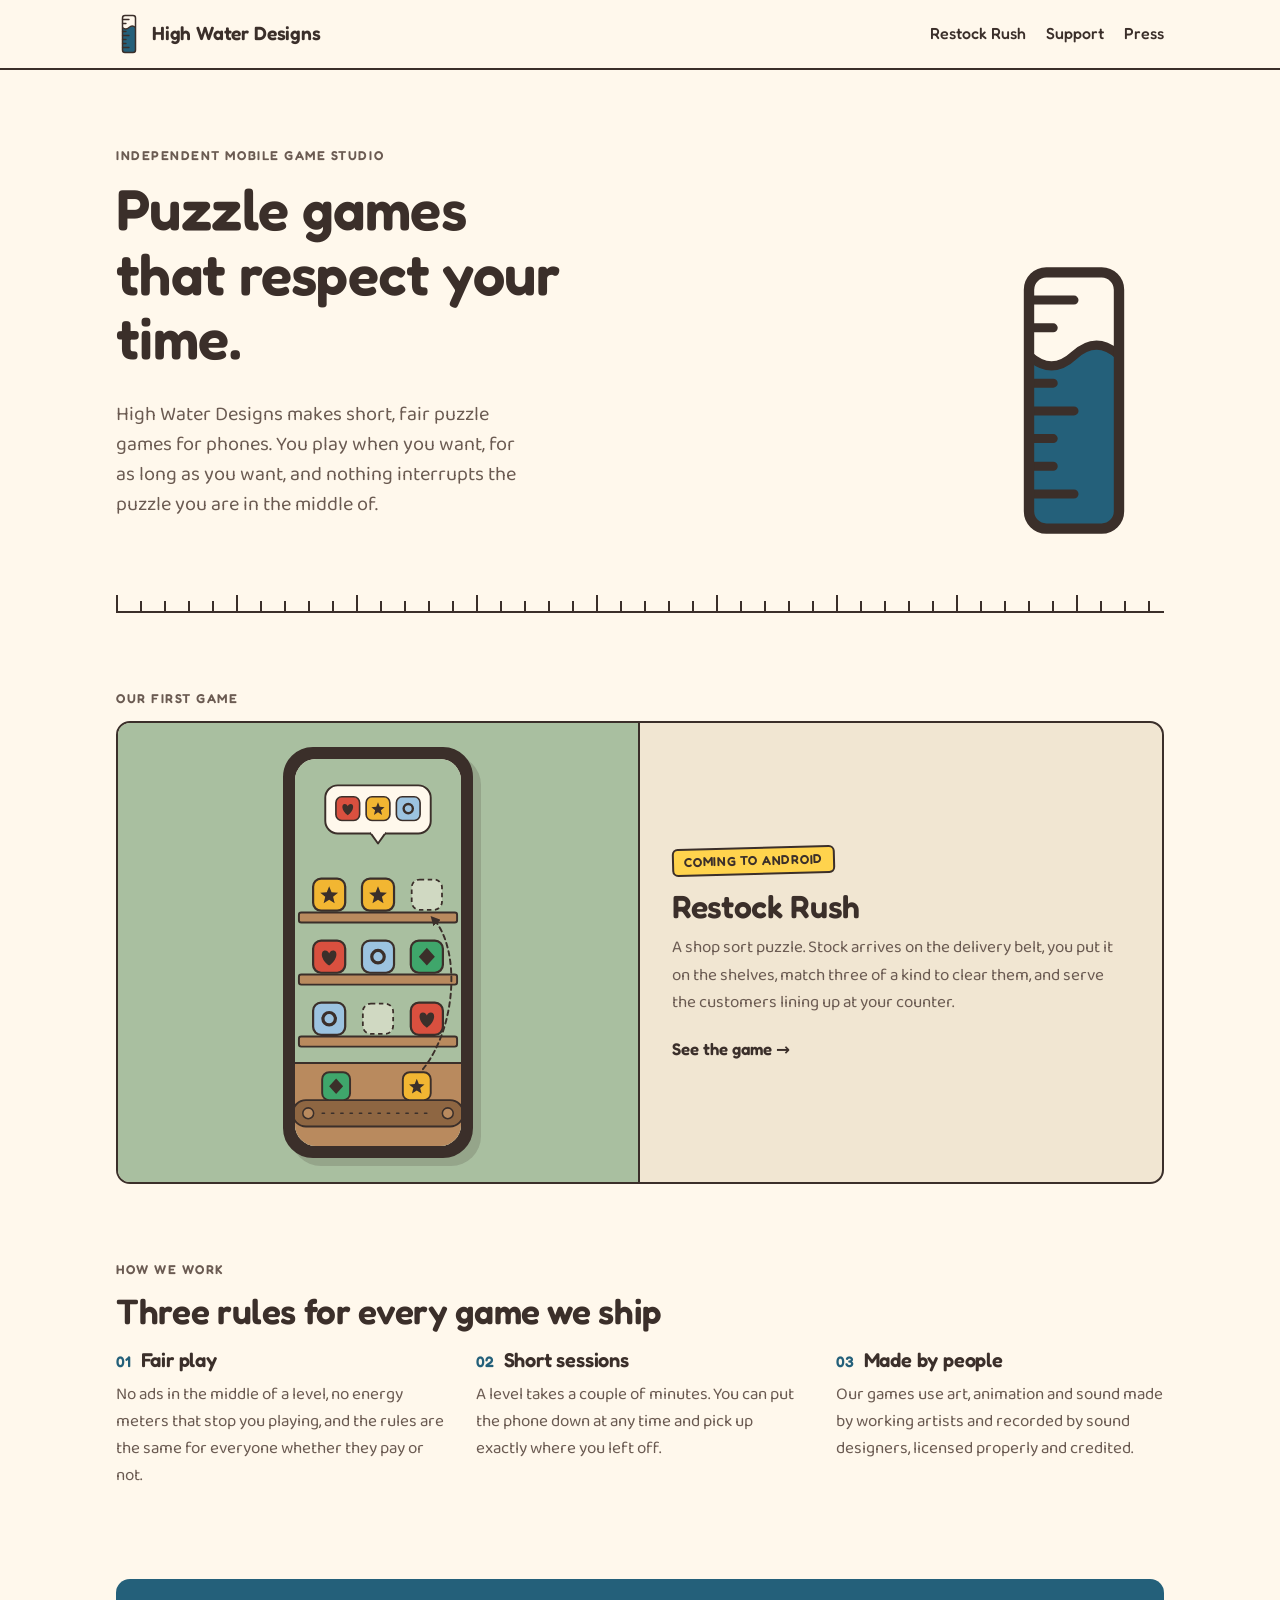
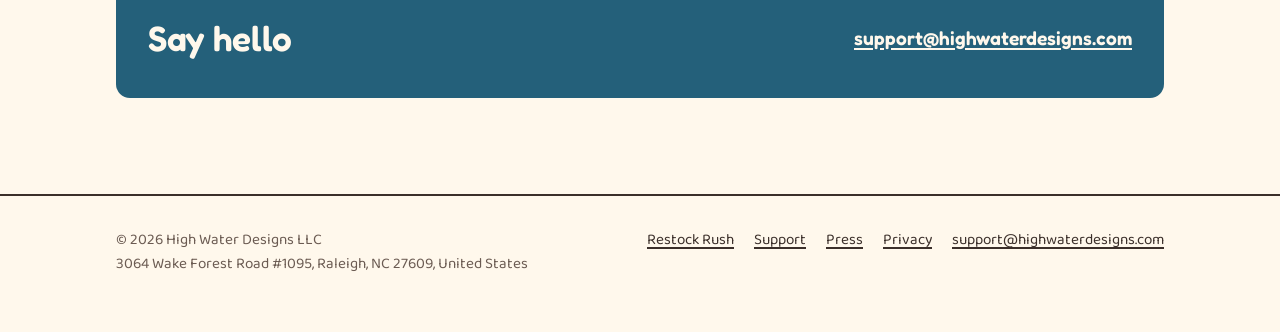
<file: index.html>
<!doctype html>
<html lang="en">
<head>
<meta charset="utf-8">
<meta name="viewport" content="width=device-width, initial-scale=1">
<title>High Water Designs: puzzle games for phones</title>
<meta name="description" content="High Water Designs LLC is an independent studio making short, fair puzzle games for phones. Our first game is Restock Rush.">
<link rel="icon" href="/favicon.svg" type="image/svg+xml">
<link rel="preload" href="/assets/fonts/fredoka-latin.woff2" as="font" type="font/woff2" crossorigin>
<link rel="preload" href="/assets/fonts/baloo2-latin.woff2" as="font" type="font/woff2" crossorigin>
<link rel="stylesheet" href="/assets/css/site.css">
<meta property="og:title" content="High Water Designs: puzzle games for phones">
<meta property="og:description" content="High Water Designs LLC is an independent studio making short, fair puzzle games for phones. Our first game is Restock Rush.">
<meta property="og:type" content="website">
<!-- OG/TWITTER IMAGES: absolute URLs on the github.io address until DNS moves; switch to https://highwaterdesigns.com then. -->
<meta property="og:image" content="https://high-water-designs-llc.github.io/assets/img/og-studio.png">
<meta property="og:image:width" content="1200">
<meta property="og:image:height" content="630">
<meta property="og:image:alt" content="High Water Designs: puzzle games that respect your time">
<meta name="twitter:card" content="summary_large_image">
<meta name="twitter:image" content="https://high-water-designs-llc.github.io/assets/img/og-studio.png">
<meta name="twitter:image:alt" content="High Water Designs: puzzle games that respect your time">
<meta name="theme-color" content="#FFF8EC">
</head>
<body>
<a class="skip" href="#main">Skip to content</a>
<header class="site-header">
  <div class="wrap">
    <a class="brand" href="/"><img src="/assets/img/mark.svg" width="26" height="40" alt=""><span>High Water Designs</span></a>
    <nav class="site-nav" aria-label="Main">
      <a href="/restockrush/">Restock Rush</a>
      <a href="/support/">Support</a>
      <a href="/press/">Press</a>
    </nav>
  </div>
</header>
<svg width="0" height="0" style="position:absolute" aria-hidden="true" focusable="false">
  <defs>
    <symbol id="tk-star" viewBox="0 0 40 40"><rect x="2" y="2" width="36" height="36" rx="9" fill="#F2B632" stroke="#3B2F2A" stroke-width="2.5"/><polygon points="20.0,10.5 22.7,17.3 30.0,17.8 24.4,22.4 26.2,29.5 20.0,25.6 13.8,29.5 15.6,22.4 10.0,17.8 17.3,17.3" fill="#3B2F2A"/></symbol>
    <symbol id="tk-heart" viewBox="0 0 40 40"><rect x="2" y="2" width="36" height="36" rx="9" fill="#D9503F" stroke="#3B2F2A" stroke-width="2.5"/><path d="M20 30C10 23 10 13 15.5 13c2.5 0 4 2 4.5 3.5c.5-1.5 2-3.5 4.5-3.5C30 13 30 23 20 30z" fill="#3B2F2A"/></symbol>
    <symbol id="tk-ring" viewBox="0 0 40 40"><rect x="2" y="2" width="36" height="36" rx="9" fill="#9CC3E0" stroke="#3B2F2A" stroke-width="2.5"/><circle cx="20" cy="20" r="7" fill="none" stroke="#3B2F2A" stroke-width="3.6"/></symbol>
    <symbol id="tk-diamond" viewBox="0 0 40 40"><rect x="2" y="2" width="36" height="36" rx="9" fill="#3FA66B" stroke="#3B2F2A" stroke-width="2.5"/><polygon points="20,10 29,20 20,30 11,20" fill="#3B2F2A"/></symbol>
    <symbol id="tk-empty" viewBox="0 0 40 40"><rect x="3" y="3" width="34" height="34" rx="9" fill="#FFF8EC" fill-opacity=".45" stroke="#3B2F2A" stroke-width="2" stroke-dasharray="5 4"/></symbol>
    <marker id="arrowhead" viewBox="0 0 10 10" refX="5" refY="5" markerWidth="5" markerHeight="5" orient="auto-start-reverse"><path d="M0 0L10 5L0 10z" fill="#3B2F2A"/></marker>
  </defs>
</svg>
<main id="main">
  <section class="studio-hero">
    <div class="wrap">
      <div>
        <span class="label">Independent mobile game studio</span>
        <h1>Puzzle games that respect your time.</h1>
        <p class="lede">High Water Designs makes short, fair puzzle games for phones. You play when you want, for as long as you want, and nothing interrupts the puzzle you are in the middle of.</p>
      </div>
      <div class="gauge" aria-hidden="true"><img src="/assets/img/mark.svg" width="180" height="277" alt=""></div>
    </div>
  </section>
  <div class="wrap"><hr class="rule"></div>

  <section class="section" aria-labelledby="games">
    <div class="wrap">
      <span class="label" id="games">Our first game</span>
      <a class="game-card" href="/restockrush/">
        <div class="art"><div class="phone" style="max-width:190px"><div class="screen"><svg viewBox="0 0 240 500" preserveAspectRatio="xMidYMid slice" role="img" aria-label="Illustration of the Restock Rush board: a customer order at the top, three wooden shelves of goods, and the delivery belt at the bottom">
  <rect width="240" height="500" fill="#A9BFA0"/>
  <rect y="392" width="240" height="108" fill="#B98A5E"/>
  <path d="M0 392h240" stroke="#3B2F2A" stroke-width="2.5"/>
  <g>
    <rect x="52" y="34" width="136" height="62" rx="16" fill="#FFF8EC" stroke="#3B2F2A" stroke-width="2.5"/>
    <path d="M110 95l10 14l10-14" fill="#FFF8EC" stroke="#3B2F2A" stroke-width="2.5" stroke-linejoin="round"/>
    <path d="M111 94h18" stroke="#FFF8EC" stroke-width="4"/>
    <use href="#tk-heart" x="64" y="47" width="34" height="34"/>
    <use href="#tk-star" x="103" y="47" width="34" height="34"/>
    <use href="#tk-ring" x="142" y="47" width="34" height="34"/>
  </g>
  <g>
    <use href="#tk-star" x="34" y="152" width="46" height="46"/>
    <use href="#tk-star" x="97" y="152" width="46" height="46"/>
    <use href="#tk-empty" x="160" y="152" width="46" height="46"/>
    <rect x="18" y="198" width="204" height="13" rx="3" fill="#B98A5E" stroke="#3B2F2A" stroke-width="2.5"/>
    <use href="#tk-heart" x="34" y="232" width="46" height="46"/>
    <use href="#tk-ring" x="97" y="232" width="46" height="46"/>
    <use href="#tk-diamond" x="160" y="232" width="46" height="46"/>
    <rect x="18" y="278" width="204" height="13" rx="3" fill="#B98A5E" stroke="#3B2F2A" stroke-width="2.5"/>
    <use href="#tk-ring" x="34" y="312" width="46" height="46"/>
    <use href="#tk-empty" x="97" y="312" width="46" height="46"/>
    <use href="#tk-heart" x="160" y="312" width="46" height="46"/>
    <rect x="18" y="358" width="204" height="13" rx="3" fill="#B98A5E" stroke="#3B2F2A" stroke-width="2.5"/>
  </g>
  <g>
    <rect x="10" y="440" width="220" height="34" rx="17" fill="#8E6642" stroke="#3B2F2A" stroke-width="2.5"/>
    <g fill="#B98A5E" stroke="#3B2F2A" stroke-width="2"><circle cx="30" cy="457" r="7"/><circle cx="210" cy="457" r="7"/></g>
    <path d="M48 457h144" stroke="#3B2F2A" stroke-width="2" stroke-dasharray="3 9" stroke-linecap="round"/>
    <use href="#tk-diamond" x="46" y="402" width="40" height="40"/>
    <use href="#tk-star" x="150" y="402" width="40" height="40"/>
    <path d="M178 400C222 345 226 245 192 207" fill="none" stroke="#3B2F2A" stroke-width="2.5" stroke-dasharray="6 5" stroke-linecap="round" marker-end="url(#arrowhead)"/>
  </g>
</svg></div></div></div>
        <div class="body">
          <span class="status">Coming to Android</span>
          <h3>Restock Rush</h3>
          <p>A shop sort puzzle. Stock arrives on the delivery belt, you put it on the shelves, match three of a kind to clear them, and serve the customers lining up at your counter.</p>
          <span class="more">See the game &rarr;</span>
        </div>
      </a>
    </div>
  </section>

  <section class="section" aria-labelledby="how">
    <div class="wrap">
      <span class="label">How we work</span>
      <h2 id="how">Three rules for every game we ship</h2>
      <div class="principles">
        <div>
          <h3><b>01</b> Fair play</h3>
          <p>No ads in the middle of a level, no energy meters that stop you playing, and the rules are the same for everyone whether they pay or not.</p>
        </div>
        <div>
          <h3><b>02</b> Short sessions</h3>
          <p>A level takes a couple of minutes. You can put the phone down at any time and pick up exactly where you left off.</p>
        </div>
        <div>
          <h3><b>03</b> Made by people</h3>
          <p>Our games use art, animation and sound made by working artists and recorded by sound designers, licensed properly and credited.</p>
        </div>
      </div>

      <div class="contact-strip">
        <h2>Say hello</h2>
        <a href="mailto:support@highwaterdesigns.com">support@highwaterdesigns.com</a>
      </div>
    </div>
  </section>
</main>
<footer class="site-footer">
  <div class="wrap">
    <p>&copy; 2026 High Water Designs LLC<br>3064 Wake Forest Road #1095, Raleigh, NC 27609, United States</p>
    <nav aria-label="Footer">
      <a href="/restockrush/">Restock Rush</a>
      <a href="/support/">Support</a>
      <a href="/press/">Press</a>
      <a href="/restockrush/privacy/">Privacy</a>
      <a href="mailto:support@highwaterdesigns.com">support@highwaterdesigns.com</a>
    </nav>
  </div>
</footer>
</body>
</html>
</file>
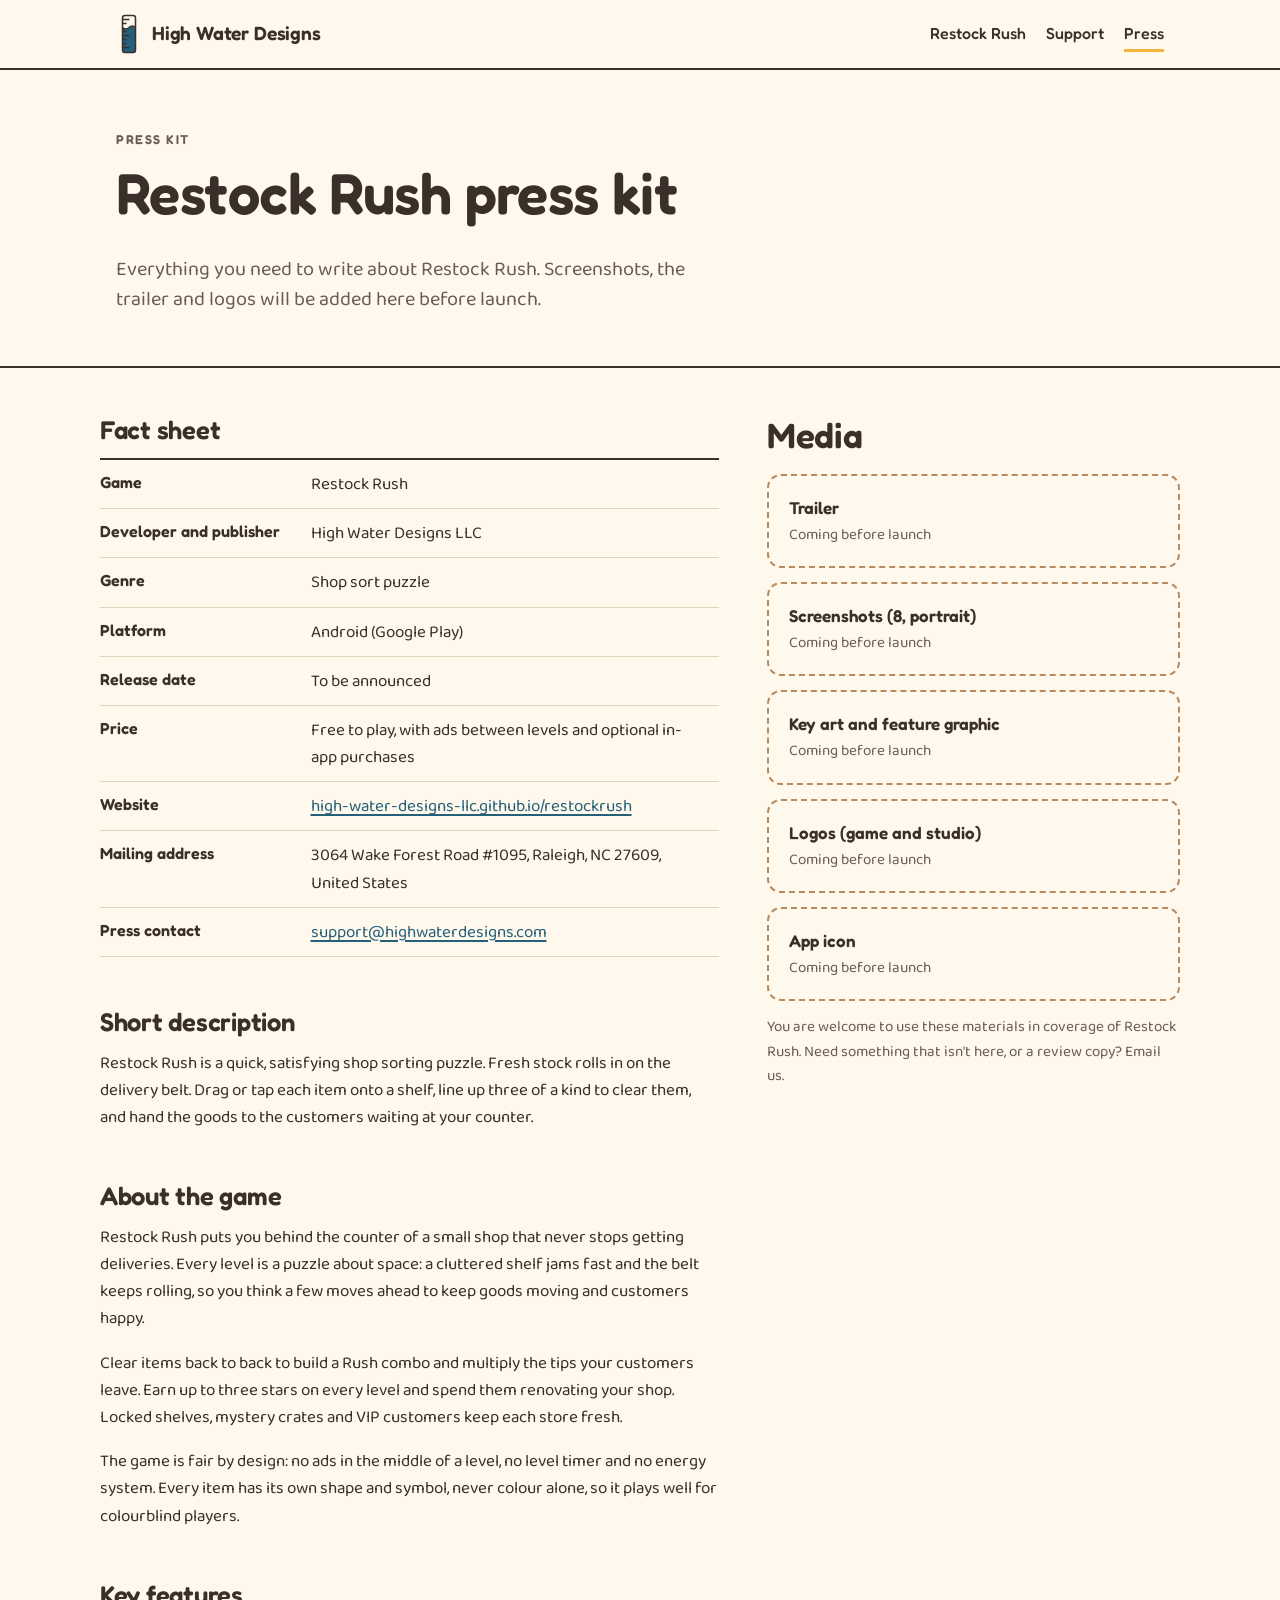
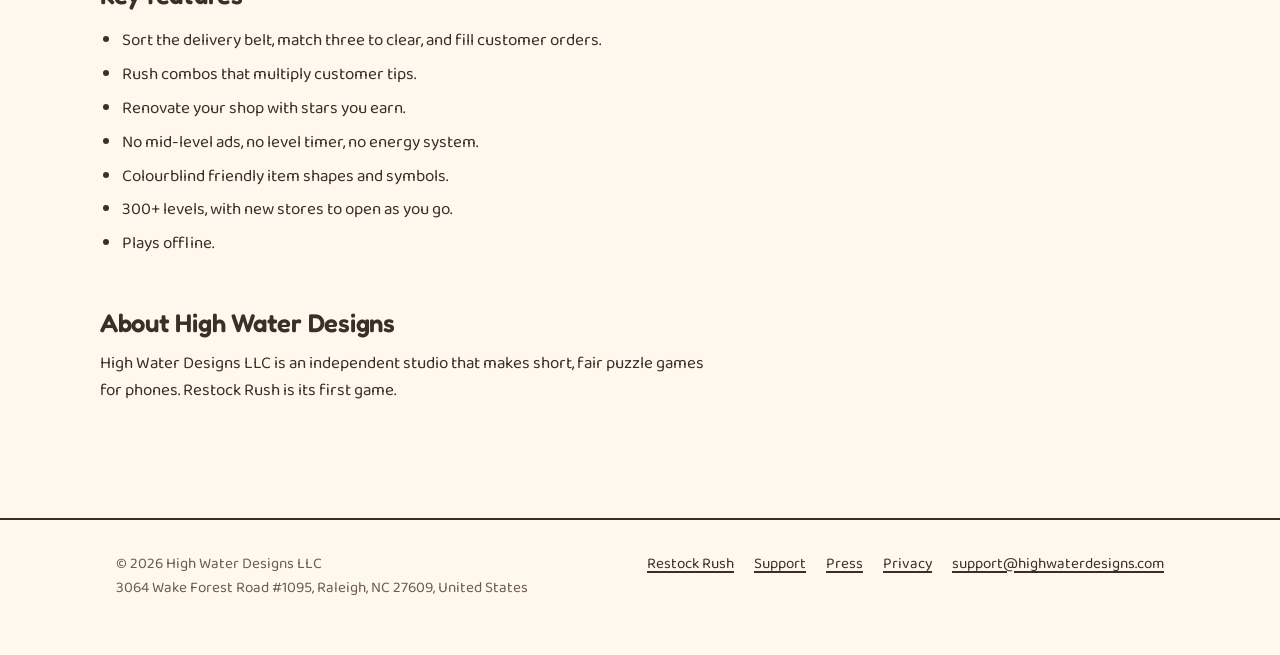
<file: press/index.html>
<!doctype html>
<html lang="en">
<head>
<meta charset="utf-8">
<meta name="viewport" content="width=device-width, initial-scale=1">
<title>Restock Rush press kit | High Water Designs</title>
<meta name="description" content="Fact sheet, description and media for Restock Rush by High Water Designs LLC.">
<link rel="icon" href="/favicon.svg" type="image/svg+xml">
<link rel="preload" href="/assets/fonts/fredoka-latin.woff2" as="font" type="font/woff2" crossorigin>
<link rel="preload" href="/assets/fonts/baloo2-latin.woff2" as="font" type="font/woff2" crossorigin>
<link rel="stylesheet" href="/assets/css/site.css">
<meta property="og:title" content="Restock Rush press kit | High Water Designs">
<meta property="og:description" content="Fact sheet, description and media for Restock Rush by High Water Designs LLC.">
<meta property="og:type" content="website">
<!-- OG/TWITTER IMAGES: absolute URLs on the github.io address until DNS moves; switch to https://highwaterdesigns.com then. -->
<meta property="og:image" content="https://high-water-designs-llc.github.io/restockrush/og-restockrush.png">
<meta property="og:image:width" content="1200">
<meta property="og:image:height" content="630">
<meta property="og:image:alt" content="Restock Rush: a shop sort puzzle for Android">
<meta name="twitter:card" content="summary_large_image">
<meta name="twitter:image" content="https://high-water-designs-llc.github.io/restockrush/og-restockrush.png">
<meta name="twitter:image:alt" content="Restock Rush: a shop sort puzzle for Android">
<meta name="theme-color" content="#FFF8EC">
</head>
<body>
<a class="skip" href="#main">Skip to content</a>
<header class="site-header">
  <div class="wrap">
    <a class="brand" href="/"><img src="/assets/img/mark.svg" width="26" height="40" alt=""><span>High Water Designs</span></a>
    <nav class="site-nav" aria-label="Main">
      <a href="/restockrush/">Restock Rush</a>
      <a href="/support/">Support</a>
      <a href="/press/" aria-current="page">Press</a>
    </nav>
  </div>
</header>
<main id="main">
  <section class="page-head">
    <div class="wrap">
      <span class="label">Press kit</span>
      <h1>Restock Rush press kit</h1>
      <p class="lede">Everything you need to write about Restock Rush. Screenshots, the trailer and logos will be added here before launch.</p>
    </div>
  </section>
  <div class="wrap section" style="padding-top:48px">
    <div class="press-grid">
      <div class="prose">
        <h2 style="margin-top:0">Fact sheet</h2>
        <table class="facts">
          <tr><th scope="row">Game</th><td>Restock Rush</td></tr>
          <tr><th scope="row">Developer and publisher</th><td>High Water Designs LLC</td></tr>
          <tr><th scope="row">Genre</th><td>Shop sort puzzle</td></tr>
          <tr><th scope="row">Platform</th><td>Android (Google Play)</td></tr>
          <tr><th scope="row">Release date</th><td>To be announced</td></tr>
          <tr><th scope="row">Price</th><td>Free to play, with ads between levels and optional in-app purchases</td></tr>
          <tr><th scope="row">Website</th><td><a href="/restockrush/">high-water-designs-llc.github.io/restockrush</a></td></tr>
          <tr><th scope="row">Mailing address</th><td>3064 Wake Forest Road #1095, Raleigh, NC 27609, United States</td></tr>
          <tr><th scope="row">Press contact</th><td><a href="mailto:support@highwaterdesigns.com?subject=Press">support@highwaterdesigns.com</a></td></tr>
        </table>

        <h2>Short description</h2>
        <p>Restock Rush is a quick, satisfying shop sorting puzzle. Fresh stock rolls in on the delivery belt. Drag or tap each item onto a shelf, line up three of a kind to clear them, and hand the goods to the customers waiting at your counter.</p>

        <h2>About the game</h2>
        <p>Restock Rush puts you behind the counter of a small shop that never stops getting deliveries. Every level is a puzzle about space: a cluttered shelf jams fast and the belt keeps rolling, so you think a few moves ahead to keep goods moving and customers happy.</p>
        <p>Clear items back to back to build a Rush combo and multiply the tips your customers leave. Earn up to three stars on every level and spend them renovating your shop. Locked shelves, mystery crates and VIP customers keep each store fresh.</p>
        <p>The game is fair by design: no ads in the middle of a level, no level timer and no energy system. Every item has its own shape and symbol, never colour alone, so it plays well for colourblind players.</p>

        <h2>Key features</h2>
        <ul>
          <li>Sort the delivery belt, match three to clear, and fill customer orders.</li>
          <li>Rush combos that multiply customer tips.</li>
          <li>Renovate your shop with stars you earn.</li>
          <li>No mid-level ads, no level timer, no energy system.</li>
          <li>Colourblind friendly item shapes and symbols.</li>
          <li>300+ levels, with new stores to open as you go.</li>
          <li>Plays offline.</li>
        </ul>

        <h2>About High Water Designs</h2>
        <p>High Water Designs LLC is an independent studio that makes short, fair puzzle games for phones. Restock Rush is its first game.</p>
      </div>

      <aside>
        <h2>Media</h2>
        <!-- MEDIA SLOTS: fill from WP-20a capture and the store graphics (WP-45). Put files in
             /press/media/ and turn each slot into a link: <a class="asset-slot" href="/press/media/...">. -->
        <div class="asset-slot"><strong>Trailer</strong><span>Coming before launch</span></div>
        <div class="asset-slot"><strong>Screenshots (8, portrait)</strong><span>Coming before launch</span></div>
        <div class="asset-slot"><strong>Key art and feature graphic</strong><span>Coming before launch</span></div>
        <div class="asset-slot"><strong>Logos (game and studio)</strong><span>Coming before launch</span></div>
        <div class="asset-slot"><strong>App icon</strong><span>Coming before launch</span></div>
        <p style="font-size:.95rem;color:var(--ink-soft)">You are welcome to use these materials in coverage of Restock Rush. Need something that isn't here, or a review copy? Email us.</p>
      </aside>
    </div>
  </div>
</main>
<footer class="site-footer">
  <div class="wrap">
    <p>&copy; 2026 High Water Designs LLC<br>3064 Wake Forest Road #1095, Raleigh, NC 27609, United States</p>
    <nav aria-label="Footer">
      <a href="/restockrush/">Restock Rush</a>
      <a href="/support/">Support</a>
      <a href="/press/">Press</a>
      <a href="/restockrush/privacy/">Privacy</a>
      <a href="mailto:support@highwaterdesigns.com">support@highwaterdesigns.com</a>
    </nav>
  </div>
</footer>
</body>
</html>
</file>
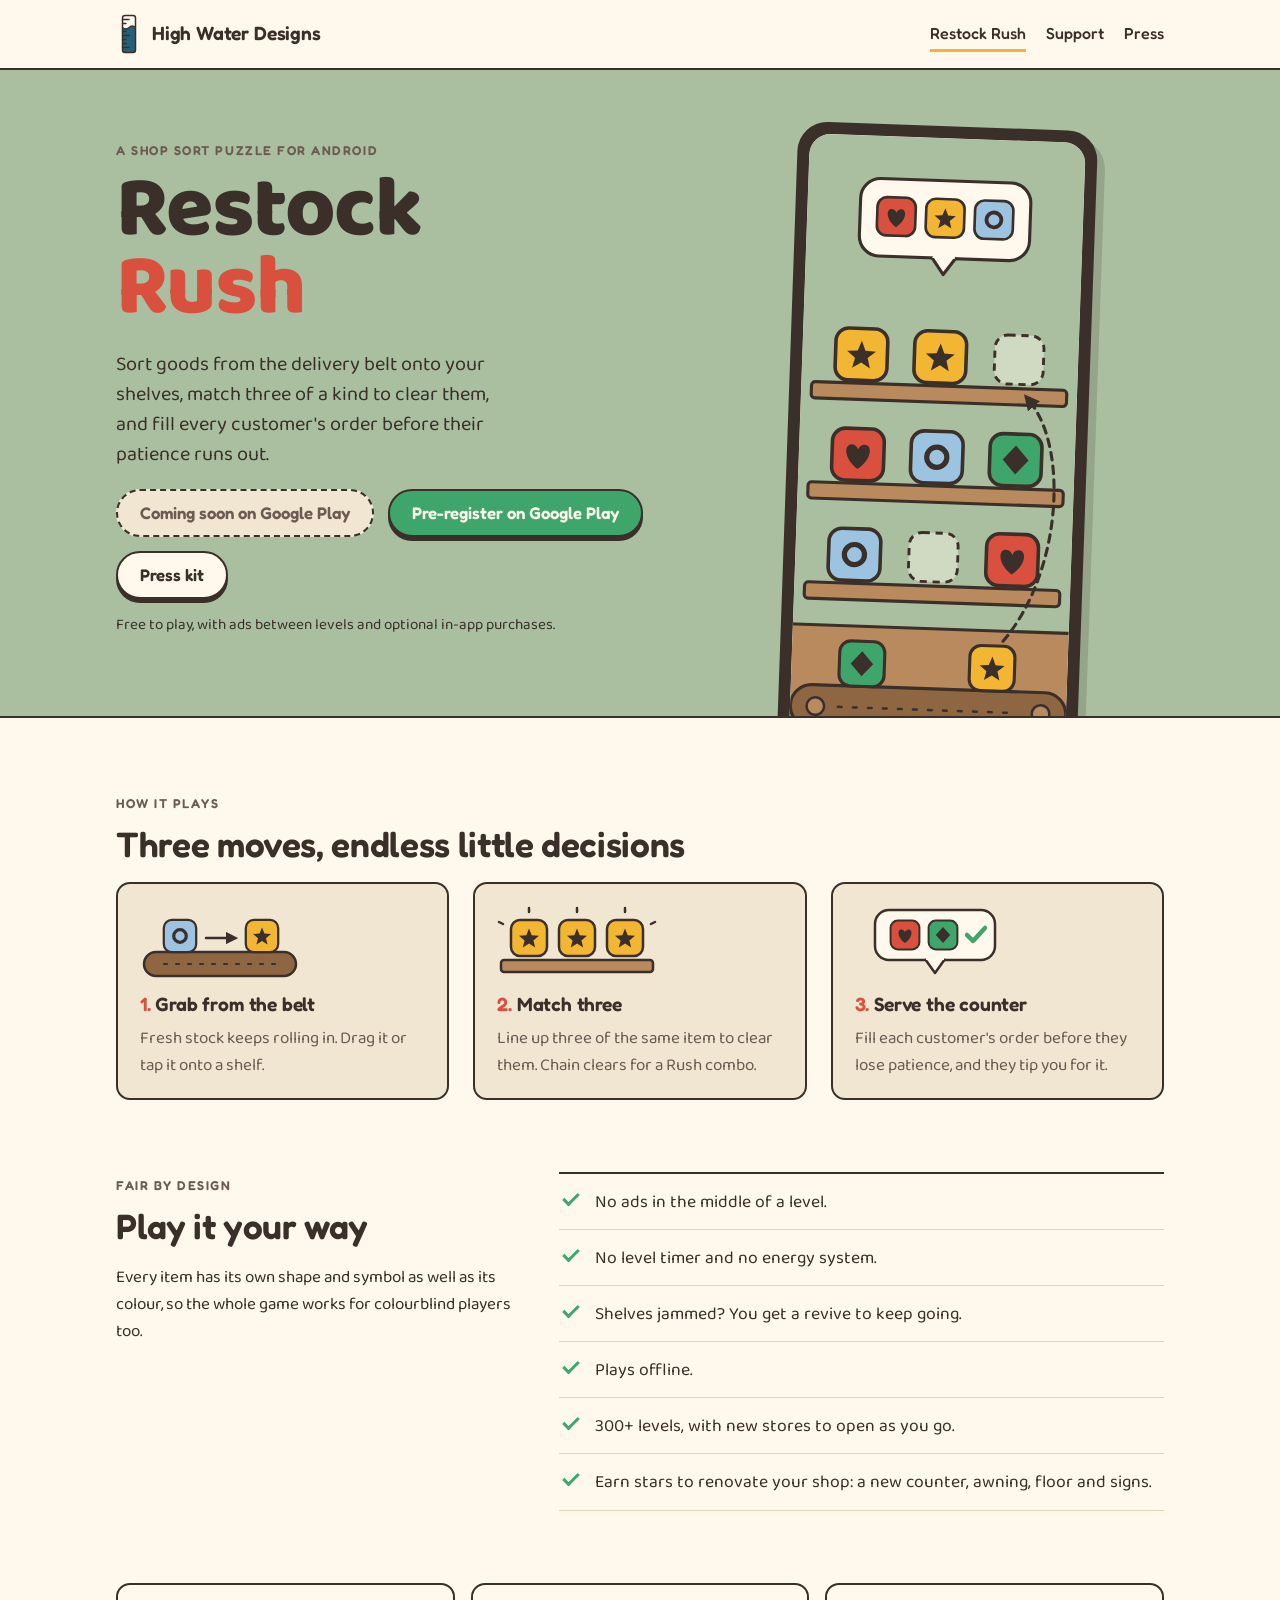
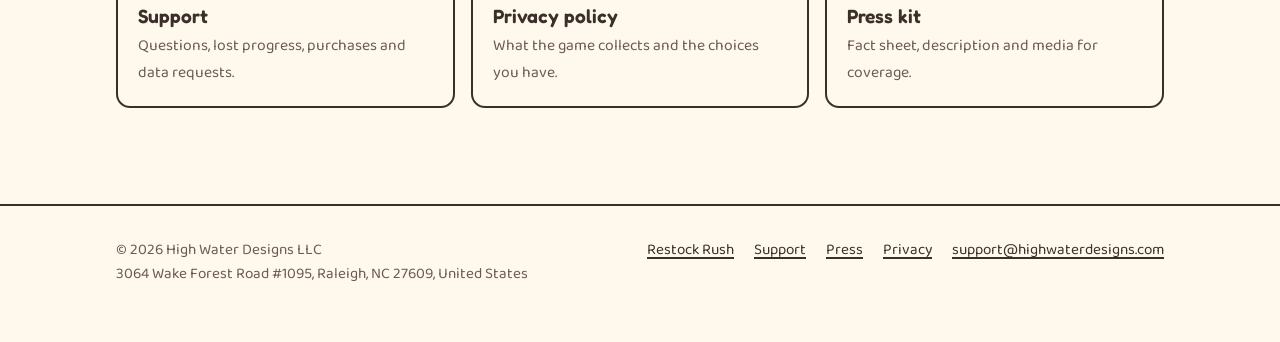
<file: restockrush/index.html>
<!doctype html>
<html lang="en">
<head>
<meta charset="utf-8">
<meta name="viewport" content="width=device-width, initial-scale=1">
<title>Restock Rush: shop sort puzzle for Android</title>
<meta name="description" content="Sort goods from the delivery belt, match three to clear, and fill every customer's order. No ads in the middle of a level, no level timer, no energy.">
<link rel="icon" href="/favicon.svg" type="image/svg+xml">
<link rel="preload" href="/assets/fonts/fredoka-latin.woff2" as="font" type="font/woff2" crossorigin>
<link rel="preload" href="/assets/fonts/baloo2-latin.woff2" as="font" type="font/woff2" crossorigin>
<link rel="stylesheet" href="/assets/css/site.css">
<meta property="og:title" content="Restock Rush: shop sort puzzle for Android">
<meta property="og:description" content="Sort goods from the delivery belt, match three to clear, and fill every customer's order. No ads in the middle of a level, no level timer, no energy.">
<meta property="og:type" content="website">
<!-- OG/TWITTER IMAGES: absolute URLs on the github.io address until DNS moves; switch to https://highwaterdesigns.com then. -->
<meta property="og:image" content="https://high-water-designs-llc.github.io/restockrush/og-restockrush.png">
<meta property="og:image:width" content="1200">
<meta property="og:image:height" content="630">
<meta property="og:image:alt" content="Restock Rush: a shop sort puzzle for Android">
<meta name="twitter:card" content="summary_large_image">
<meta name="twitter:image" content="https://high-water-designs-llc.github.io/restockrush/og-restockrush.png">
<meta name="twitter:image:alt" content="Restock Rush: a shop sort puzzle for Android">
<meta name="theme-color" content="#FFF8EC">
</head>
<body class="rr">
<a class="skip" href="#main">Skip to content</a>
<header class="site-header">
  <div class="wrap">
    <a class="brand" href="/"><img src="/assets/img/mark.svg" width="26" height="40" alt=""><span>High Water Designs</span></a>
    <nav class="site-nav" aria-label="Main">
      <a href="/restockrush/" aria-current="page">Restock Rush</a>
      <a href="/support/">Support</a>
      <a href="/press/">Press</a>
    </nav>
  </div>
</header>
<svg width="0" height="0" style="position:absolute" aria-hidden="true" focusable="false">
  <defs>
    <symbol id="tk-star" viewBox="0 0 40 40"><rect x="2" y="2" width="36" height="36" rx="9" fill="#F2B632" stroke="#3B2F2A" stroke-width="2.5"/><polygon points="20.0,10.5 22.7,17.3 30.0,17.8 24.4,22.4 26.2,29.5 20.0,25.6 13.8,29.5 15.6,22.4 10.0,17.8 17.3,17.3" fill="#3B2F2A"/></symbol>
    <symbol id="tk-heart" viewBox="0 0 40 40"><rect x="2" y="2" width="36" height="36" rx="9" fill="#D9503F" stroke="#3B2F2A" stroke-width="2.5"/><path d="M20 30C10 23 10 13 15.5 13c2.5 0 4 2 4.5 3.5c.5-1.5 2-3.5 4.5-3.5C30 13 30 23 20 30z" fill="#3B2F2A"/></symbol>
    <symbol id="tk-ring" viewBox="0 0 40 40"><rect x="2" y="2" width="36" height="36" rx="9" fill="#9CC3E0" stroke="#3B2F2A" stroke-width="2.5"/><circle cx="20" cy="20" r="7" fill="none" stroke="#3B2F2A" stroke-width="3.6"/></symbol>
    <symbol id="tk-diamond" viewBox="0 0 40 40"><rect x="2" y="2" width="36" height="36" rx="9" fill="#3FA66B" stroke="#3B2F2A" stroke-width="2.5"/><polygon points="20,10 29,20 20,30 11,20" fill="#3B2F2A"/></symbol>
    <symbol id="tk-empty" viewBox="0 0 40 40"><rect x="3" y="3" width="34" height="34" rx="9" fill="#FFF8EC" fill-opacity=".45" stroke="#3B2F2A" stroke-width="2" stroke-dasharray="5 4"/></symbol>
    <marker id="arrowhead" viewBox="0 0 10 10" refX="5" refY="5" markerWidth="5" markerHeight="5" orient="auto-start-reverse"><path d="M0 0L10 5L0 10z" fill="#3B2F2A"/></marker>
  </defs>
</svg>
<main id="main">
  <section class="rr-hero">
    <div class="wrap">
      <div class="copy">
        <span class="label">A shop sort puzzle for Android</span>
        <h1 class="rr-title">Restock <span>Rush</span></h1>
        <p class="lede">Sort goods from the delivery belt onto your shelves, match three of a kind to clear them, and fill every customer's order before their patience runs out.</p>
        <div class="btn-row">
          <!-- STORE BADGE: when the Play listing is live, replace this span with the official
               "Get it on Google Play" badge (https://play.google.com/intl/en_us/badges/) linking to
               https://play.google.com/store/apps/details?id=<package> . Badge rules: don't recolour or crop it. -->
          <span class="btn" aria-disabled="true" id="store-badge">Coming soon on Google Play</span>
          <!-- PRE-REGISTER SLOT: once Play pre-registration is open, set href to the Play listing URL
               (https://play.google.com/store/apps/details?id=<package>), remove the hidden attribute,
               and remove the "Coming soon" span above. -->
          <a class="btn" id="preregister" href="#" hidden>Pre-register on Google Play</a>
          <a class="btn ghost" href="/press/">Press kit</a>
        </div>
        <p class="store-note">Free to play, with ads between levels and optional in-app purchases.</p>
      </div>
      <!-- TRAILER SLOT: when the WP-20a capture exists, replace the inline illustration in .screen with
           <video src="/restockrush/media/trailer.mp4" poster="/restockrush/media/trailer-poster.jpg" autoplay muted loop playsinline></video> -->
      <div class="phone" id="trailer"><div class="screen"><svg viewBox="0 0 240 500" preserveAspectRatio="xMidYMid slice" role="img" aria-label="Illustration of the Restock Rush board: a customer order at the top, three wooden shelves of goods, and the delivery belt at the bottom">
  <rect width="240" height="500" fill="#A9BFA0"/>
  <rect y="392" width="240" height="108" fill="#B98A5E"/>
  <path d="M0 392h240" stroke="#3B2F2A" stroke-width="2.5"/>
  <g>
    <rect x="52" y="34" width="136" height="62" rx="16" fill="#FFF8EC" stroke="#3B2F2A" stroke-width="2.5"/>
    <path d="M110 95l10 14l10-14" fill="#FFF8EC" stroke="#3B2F2A" stroke-width="2.5" stroke-linejoin="round"/>
    <path d="M111 94h18" stroke="#FFF8EC" stroke-width="4"/>
    <use href="#tk-heart" x="64" y="47" width="34" height="34"/>
    <use href="#tk-star" x="103" y="47" width="34" height="34"/>
    <use href="#tk-ring" x="142" y="47" width="34" height="34"/>
  </g>
  <g>
    <use href="#tk-star" x="34" y="152" width="46" height="46"/>
    <use href="#tk-star" x="97" y="152" width="46" height="46"/>
    <use href="#tk-empty" x="160" y="152" width="46" height="46"/>
    <rect x="18" y="198" width="204" height="13" rx="3" fill="#B98A5E" stroke="#3B2F2A" stroke-width="2.5"/>
    <use href="#tk-heart" x="34" y="232" width="46" height="46"/>
    <use href="#tk-ring" x="97" y="232" width="46" height="46"/>
    <use href="#tk-diamond" x="160" y="232" width="46" height="46"/>
    <rect x="18" y="278" width="204" height="13" rx="3" fill="#B98A5E" stroke="#3B2F2A" stroke-width="2.5"/>
    <use href="#tk-ring" x="34" y="312" width="46" height="46"/>
    <use href="#tk-empty" x="97" y="312" width="46" height="46"/>
    <use href="#tk-heart" x="160" y="312" width="46" height="46"/>
    <rect x="18" y="358" width="204" height="13" rx="3" fill="#B98A5E" stroke="#3B2F2A" stroke-width="2.5"/>
  </g>
  <g>
    <rect x="10" y="440" width="220" height="34" rx="17" fill="#8E6642" stroke="#3B2F2A" stroke-width="2.5"/>
    <g fill="#B98A5E" stroke="#3B2F2A" stroke-width="2"><circle cx="30" cy="457" r="7"/><circle cx="210" cy="457" r="7"/></g>
    <path d="M48 457h144" stroke="#3B2F2A" stroke-width="2" stroke-dasharray="3 9" stroke-linecap="round"/>
    <use href="#tk-diamond" x="46" y="402" width="40" height="40"/>
    <use href="#tk-star" x="150" y="402" width="40" height="40"/>
    <path d="M178 400C222 345 226 245 192 207" fill="none" stroke="#3B2F2A" stroke-width="2.5" stroke-dasharray="6 5" stroke-linecap="round" marker-end="url(#arrowhead)"/>
  </g>
</svg></div></div>
    </div>
  </section>

  <section class="section" aria-labelledby="play">
    <div class="wrap">
      <span class="label">How it plays</span>
      <h2 id="play">Three moves, endless little decisions</h2>
      <div class="steps">
        <div class="step">
          <svg viewBox="0 0 160 74" aria-hidden="true">
            <rect x="4" y="46" width="152" height="24" rx="12" fill="#8E6642" stroke="#3B2F2A" stroke-width="2.5"/>
            <path d="M24 58h112" stroke="#3B2F2A" stroke-width="2" stroke-dasharray="3 9" stroke-linecap="round"/>
            <use href="#tk-ring" x="22" y="12" width="36" height="36"/>
            <use href="#tk-star" x="104" y="12" width="36" height="36"/>
            <path d="M66 32h26" stroke="#3B2F2A" stroke-width="2.5" stroke-linecap="round" marker-end="url(#arrowhead)"/>
          </svg>
          <h3>Grab from the belt</h3>
          <p>Fresh stock keeps rolling in. Drag it or tap it onto a shelf.</p>
        </div>
        <div class="step">
          <svg viewBox="0 0 160 74" aria-hidden="true">
            <use href="#tk-star" x="12" y="12" width="40" height="40"/>
            <use href="#tk-star" x="60" y="12" width="40" height="40"/>
            <use href="#tk-star" x="108" y="12" width="40" height="40"/>
            <rect x="4" y="54" width="152" height="12" rx="3" fill="#B98A5E" stroke="#3B2F2A" stroke-width="2.5"/>
            <g stroke="#3B2F2A" stroke-width="2.5" stroke-linecap="round"><path d="M32 6v-4M80 6v-4M128 6v-4M6 18l-4-2M154 18l4-2"/></g>
          </svg>
          <h3>Match three</h3>
          <p>Line up three of the same item to clear them. Chain clears for a Rush combo.</p>
        </div>
        <div class="step">
          <svg viewBox="0 0 160 74" aria-hidden="true">
            <rect x="20" y="4" width="120" height="50" rx="14" fill="#FFF8EC" stroke="#3B2F2A" stroke-width="2.5"/>
            <path d="M70 53l10 14l10-14" fill="#FFF8EC" stroke="#3B2F2A" stroke-width="2.5" stroke-linejoin="round"/>
            <path d="M71 52h18" stroke="#FFF8EC" stroke-width="4"/>
            <use href="#tk-heart" x="34" y="13" width="32" height="32"/>
            <use href="#tk-diamond" x="72" y="13" width="32" height="32"/>
            <path d="M112 29l6 6l12-13" fill="none" stroke="#3FA66B" stroke-width="4.5" stroke-linecap="round" stroke-linejoin="round"/>
          </svg>
          <h3>Serve the counter</h3>
          <p>Fill each customer's order before they lose patience, and they tip you for it.</p>
        </div>
      </div>
    </div>
  </section>

  <section class="section" aria-labelledby="fair">
    <div class="wrap fair">
      <div>
        <span class="label">Fair by design</span>
        <h2 id="fair">Play it your way</h2>
        <p>Every item has its own shape and symbol as well as its colour, so the whole game works for colourblind players too.</p>
      </div>
      <ul>
        <li>No ads in the middle of a level.</li>
        <li>No level timer and no energy system.</li>
        <li>Shelves jammed? You get a revive to keep going.</li>
        <li>Plays offline.</li>
        <li>300+ levels, with new stores to open as you go.</li>
        <li>Earn stars to renovate your shop: a new counter, awning, floor and signs.</li>
      </ul>
    </div>
  </section>

  <!-- Hidden until real captures exist (FR-17): remove the hidden attribute when the slots below hold screenshots. -->
  <section class="section" aria-labelledby="shots" hidden>
    <div class="wrap">
      <span class="label">Screenshots</span>
      <h2 id="shots">From the shop floor</h2>
      <!-- SCREENSHOT SLOTS: one figure per Play screenshot, same order and captions as
           RestockRush Docs/Store/metadata/android/en-US/screenshot_captions.txt.
           When WP-20a capture exists, put the files in /restockrush/media/ and replace each
           .slot div with <img src="/restockrush/media/shot-0N.jpg" alt="..." loading="lazy" width="1080" height="2340">. -->
      <div class="shots" tabindex="0" aria-label="Screenshots, scroll sideways for more">
        <figure><div class="phone"><div class="screen slot" style="background:#A9BFA0"><svg class="slot-token" viewBox="0 0 40 40" aria-hidden="true"><use href="#tk-star"/></svg><span class="slot-tag">Screenshot soon</span></div></div><figcaption>Sort the delivery belt</figcaption></figure>
        <figure><div class="phone"><div class="screen slot" style="background:#EAD7A6"><svg class="slot-token" viewBox="0 0 40 40" aria-hidden="true"><use href="#tk-heart"/></svg><span class="slot-tag">Screenshot soon</span></div></div><figcaption>Fill customer orders</figcaption></figure>
        <figure><div class="phone"><div class="screen slot" style="background:#9CC3E0"><svg class="slot-token" viewBox="0 0 40 40" aria-hidden="true"><use href="#tk-ring"/></svg><span class="slot-tag">Screenshot soon</span></div></div><figcaption>Chain clears for a Rush combo</figcaption></figure>
        <figure><div class="phone"><div class="screen slot" style="background:#F1E6D2"><svg class="slot-token" viewBox="0 0 40 40" aria-hidden="true"><use href="#tk-diamond"/></svg><span class="slot-tag">Screenshot soon</span></div></div><figcaption>Renovate your shop</figcaption></figure>
        <figure><div class="phone"><div class="screen slot" style="background:#A9BFA0"><svg class="slot-token" viewBox="0 0 40 40" aria-hidden="true"><use href="#tk-star"/></svg><span class="slot-tag">Screenshot soon</span></div></div><figcaption>Open new stores</figcaption></figure>
        <figure><div class="phone"><div class="screen slot" style="background:#EAD7A6"><svg class="slot-token" viewBox="0 0 40 40" aria-hidden="true"><use href="#tk-heart"/></svg><span class="slot-tag">Screenshot soon</span></div></div><figcaption>Boosters for tricky shelves</figcaption></figure>
        <figure><div class="phone"><div class="screen slot" style="background:#9CC3E0"><svg class="slot-token" viewBox="0 0 40 40" aria-hidden="true"><use href="#tk-ring"/></svg><span class="slot-tag">Screenshot soon</span></div></div><figcaption>No level timer. No mid-level ads.</figcaption></figure>
        <figure><div class="phone"><div class="screen slot" style="background:#F1E6D2"><svg class="slot-token" viewBox="0 0 40 40" aria-hidden="true"><use href="#tk-diamond"/></svg><span class="slot-tag">Screenshot soon</span></div></div><figcaption>Hard levels, bigger rewards</figcaption></figure>
      </div>
    </div>
  </section>

  <section class="section">
    <div class="wrap">
      <div class="links-row">
        <a href="/support/"><strong>Support</strong><span>Questions, lost progress, purchases and data requests.</span></a>
        <a href="/restockrush/privacy/"><strong>Privacy policy</strong><span>What the game collects and the choices you have.</span></a>
        <a href="/press/"><strong>Press kit</strong><span>Fact sheet, description and media for coverage.</span></a>
      </div>
    </div>
  </section>
</main>
<footer class="site-footer">
  <div class="wrap">
    <p>&copy; 2026 High Water Designs LLC<br>3064 Wake Forest Road #1095, Raleigh, NC 27609, United States</p>
    <nav aria-label="Footer">
      <a href="/restockrush/">Restock Rush</a>
      <a href="/support/">Support</a>
      <a href="/press/">Press</a>
      <a href="/restockrush/privacy/">Privacy</a>
      <a href="mailto:support@highwaterdesigns.com">support@highwaterdesigns.com</a>
    </nav>
  </div>
</footer>
</body>
</html>
</file>
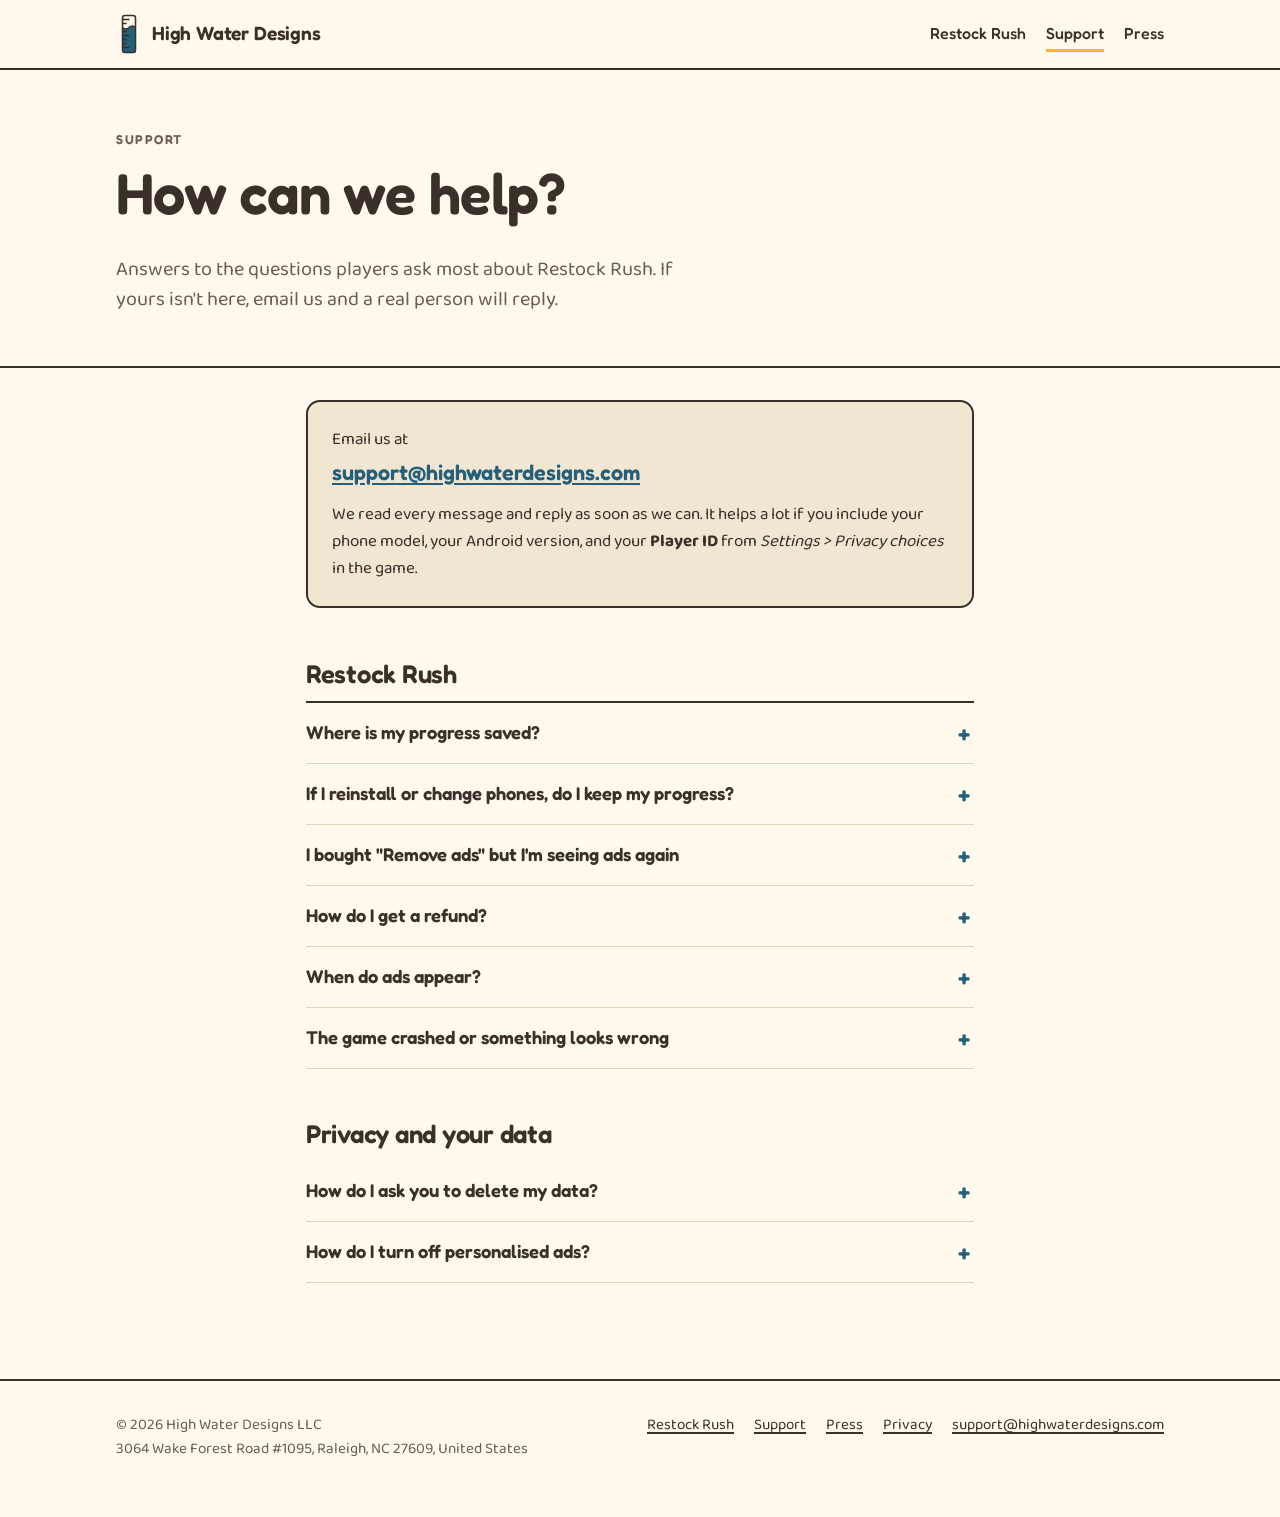
<file: support/index.html>
<!doctype html>
<html lang="en">
<head>
<meta charset="utf-8">
<meta name="viewport" content="width=device-width, initial-scale=1">
<title>Support | High Water Designs</title>
<meta name="description" content="Help with Restock Rush: progress, purchases, refunds, ads, and privacy and data requests.">
<link rel="icon" href="/favicon.svg" type="image/svg+xml">
<link rel="preload" href="/assets/fonts/fredoka-latin.woff2" as="font" type="font/woff2" crossorigin>
<link rel="preload" href="/assets/fonts/baloo2-latin.woff2" as="font" type="font/woff2" crossorigin>
<link rel="stylesheet" href="/assets/css/site.css">
<meta property="og:title" content="Support | High Water Designs">
<meta property="og:description" content="Help with Restock Rush: progress, purchases, refunds, ads, and privacy and data requests.">
<meta property="og:type" content="website">
<!-- OG/TWITTER IMAGES: absolute URLs on the github.io address until DNS moves; switch to https://highwaterdesigns.com then. -->
<meta property="og:image" content="https://high-water-designs-llc.github.io/assets/img/og-studio.png">
<meta property="og:image:width" content="1200">
<meta property="og:image:height" content="630">
<meta property="og:image:alt" content="High Water Designs: puzzle games that respect your time">
<meta name="twitter:card" content="summary_large_image">
<meta name="twitter:image" content="https://high-water-designs-llc.github.io/assets/img/og-studio.png">
<meta name="twitter:image:alt" content="High Water Designs: puzzle games that respect your time">
<meta name="theme-color" content="#FFF8EC">
</head>
<body>
<a class="skip" href="#main">Skip to content</a>
<header class="site-header">
  <div class="wrap">
    <a class="brand" href="/"><img src="/assets/img/mark.svg" width="26" height="40" alt=""><span>High Water Designs</span></a>
    <nav class="site-nav" aria-label="Main">
      <a href="/restockrush/">Restock Rush</a>
      <a href="/support/" aria-current="page">Support</a>
      <a href="/press/">Press</a>
    </nav>
  </div>
</header>
<main id="main">
  <section class="page-head">
    <div class="wrap">
      <span class="label">Support</span>
      <h1>How can we help?</h1>
      <p class="lede">Answers to the questions players ask most about Restock Rush. If yours isn't here, email us and a real person will reply.</p>
    </div>
  </section>
  <div class="wrap prose">
    <div class="mail-card">
      <p style="margin:0 0 6px">Email us at</p>
      <a href="mailto:support@highwaterdesigns.com?subject=Restock%20Rush%20support">support@highwaterdesigns.com</a>
      <p style="margin:12px 0 0">We read every message and reply as soon as we can. It helps a lot if you include your phone model, your Android version, and your <strong>Player ID</strong> from <em>Settings &gt; Privacy choices</em> in the game.</p>
    </div>

    <h2>Restock Rush</h2>
    <details>
      <summary>Where is my progress saved?</summary>
      <div><p>On your phone. You don't need an account to play, and we never ask for your name or email. If your phone's Android backup is on, Android also keeps a copy of your progress in your Google account backup. We never see that copy.</p></div>
    </details>
    <details id="reinstall">
      <summary>If I reinstall or change phones, do I keep my progress?</summary>
      <div><p>Yes, as long as your phone's Google backup is turned on (on most phones: <em>Settings &gt; Google &gt; Backup</em>). Android backs up your levels, stars, coins, boosters and shop renovation, and puts them back when you reinstall Restock Rush or set up a new phone with the same Google account. Your sound and privacy settings start fresh. Purchases that remove ads come back through Google Play.</p></div>
    </details>
    <details>
      <summary>I bought "Remove ads" but I'm seeing ads again</summary>
      <div><p>Purchases are tied to your Google account, so they come back automatically once you're signed in to Google Play with the account you bought with. Close and reopen the game to restore them. If they still don't come back, email us with your Google Play order number (it starts with GPA.) and we'll sort it out.</p></div>
    </details>
    <details>
      <summary>How do I get a refund?</summary>
      <div><p>Google Play handles payments, so refunds go through Google. Within 48 hours of buying you can request one from your Google Play order history; after that, follow <a href="https://support.google.com/googleplay/answer/2479637">Google's refund instructions</a>. You can also email us and we'll help.</p></div>
    </details>
    <details>
      <summary>When do ads appear?</summary>
      <div><p>Only between levels, and optional reward ads you choose to watch (for example to revive). There are never ads in the middle of a level.</p></div>
    </details>
    <details>
      <summary>The game crashed or something looks wrong</summary>
      <div><p>Sorry about that. Email us what you were doing when it happened, the level number, your phone model and your Android version. A screenshot or short screen recording helps us find it much faster.</p></div>
    </details>

    <h2 id="privacy">Privacy and your data</h2>
    <details id="delete-data">
      <summary>How do I ask you to delete my data?</summary>
      <div>
        <ol>
          <li>Open Restock Rush, go to <em>Settings &gt; Privacy choices</em>, and copy your <strong>Player ID</strong>.</li>
          <li>Email it to <a href="mailto:support@highwaterdesigns.com?subject=Data%20request">support@highwaterdesigns.com</a> with the subject "Data request" and tell us what you'd like us to do.</li>
        </ol>
        <p>We answer within 30 days. Uninstalling the game deletes the save on your phone; any copy in your own Google account backup is managed in your Google account settings. The <a href="/restockrush/privacy/#rights">privacy policy</a> explains your rights in full.</p>
      </div>
    </details>
    <details>
      <summary>How do I turn off personalised ads?</summary>
      <div><p>Go to <em>Settings &gt; Privacy choices</em> in the game. You can also reset or delete your advertising ID in your phone's settings (<em>Settings &gt; Privacy &gt; Ads</em> on most Android phones).</p></div>
    </details>
  </div>
</main>
<footer class="site-footer">
  <div class="wrap">
    <p>&copy; 2026 High Water Designs LLC<br>3064 Wake Forest Road #1095, Raleigh, NC 27609, United States</p>
    <nav aria-label="Footer">
      <a href="/restockrush/">Restock Rush</a>
      <a href="/support/">Support</a>
      <a href="/press/">Press</a>
      <a href="/restockrush/privacy/">Privacy</a>
      <a href="mailto:support@highwaterdesigns.com">support@highwaterdesigns.com</a>
    </nav>
  </div>
</footer>
</body>
</html>
</file>
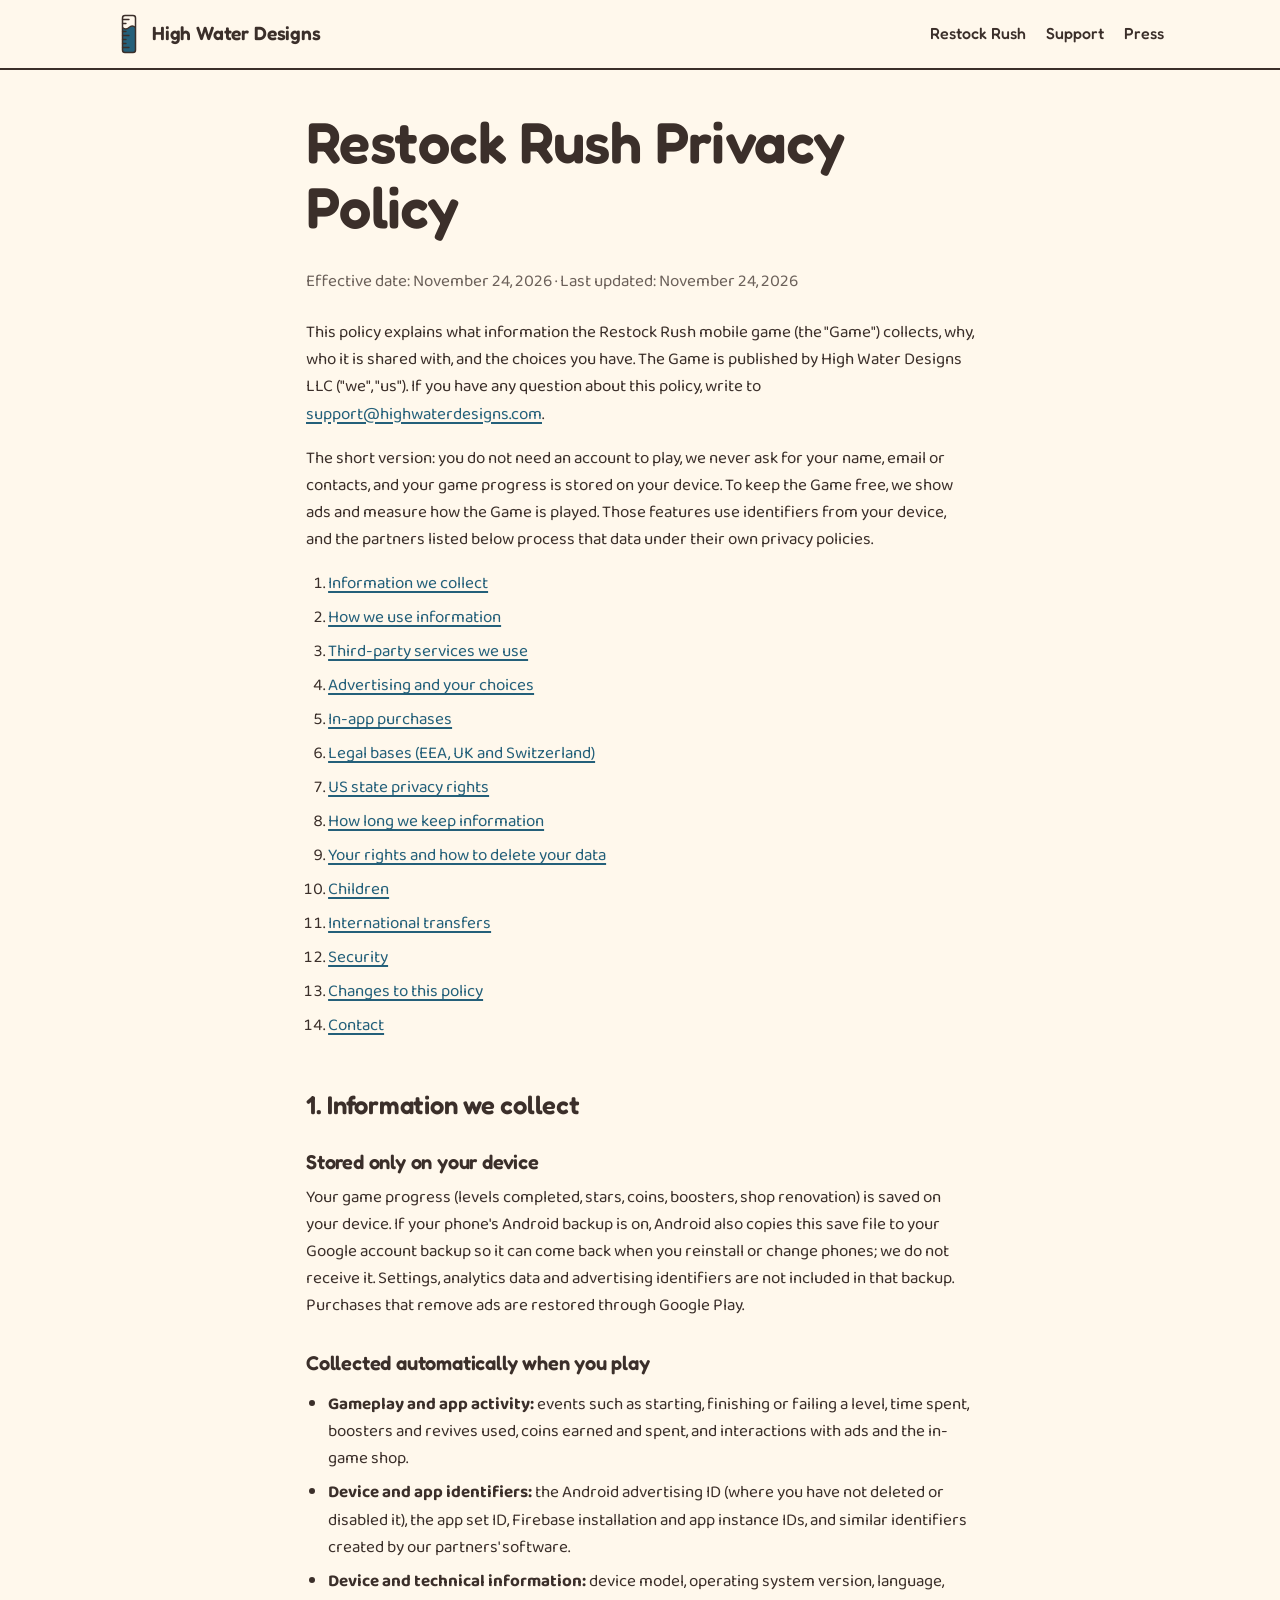
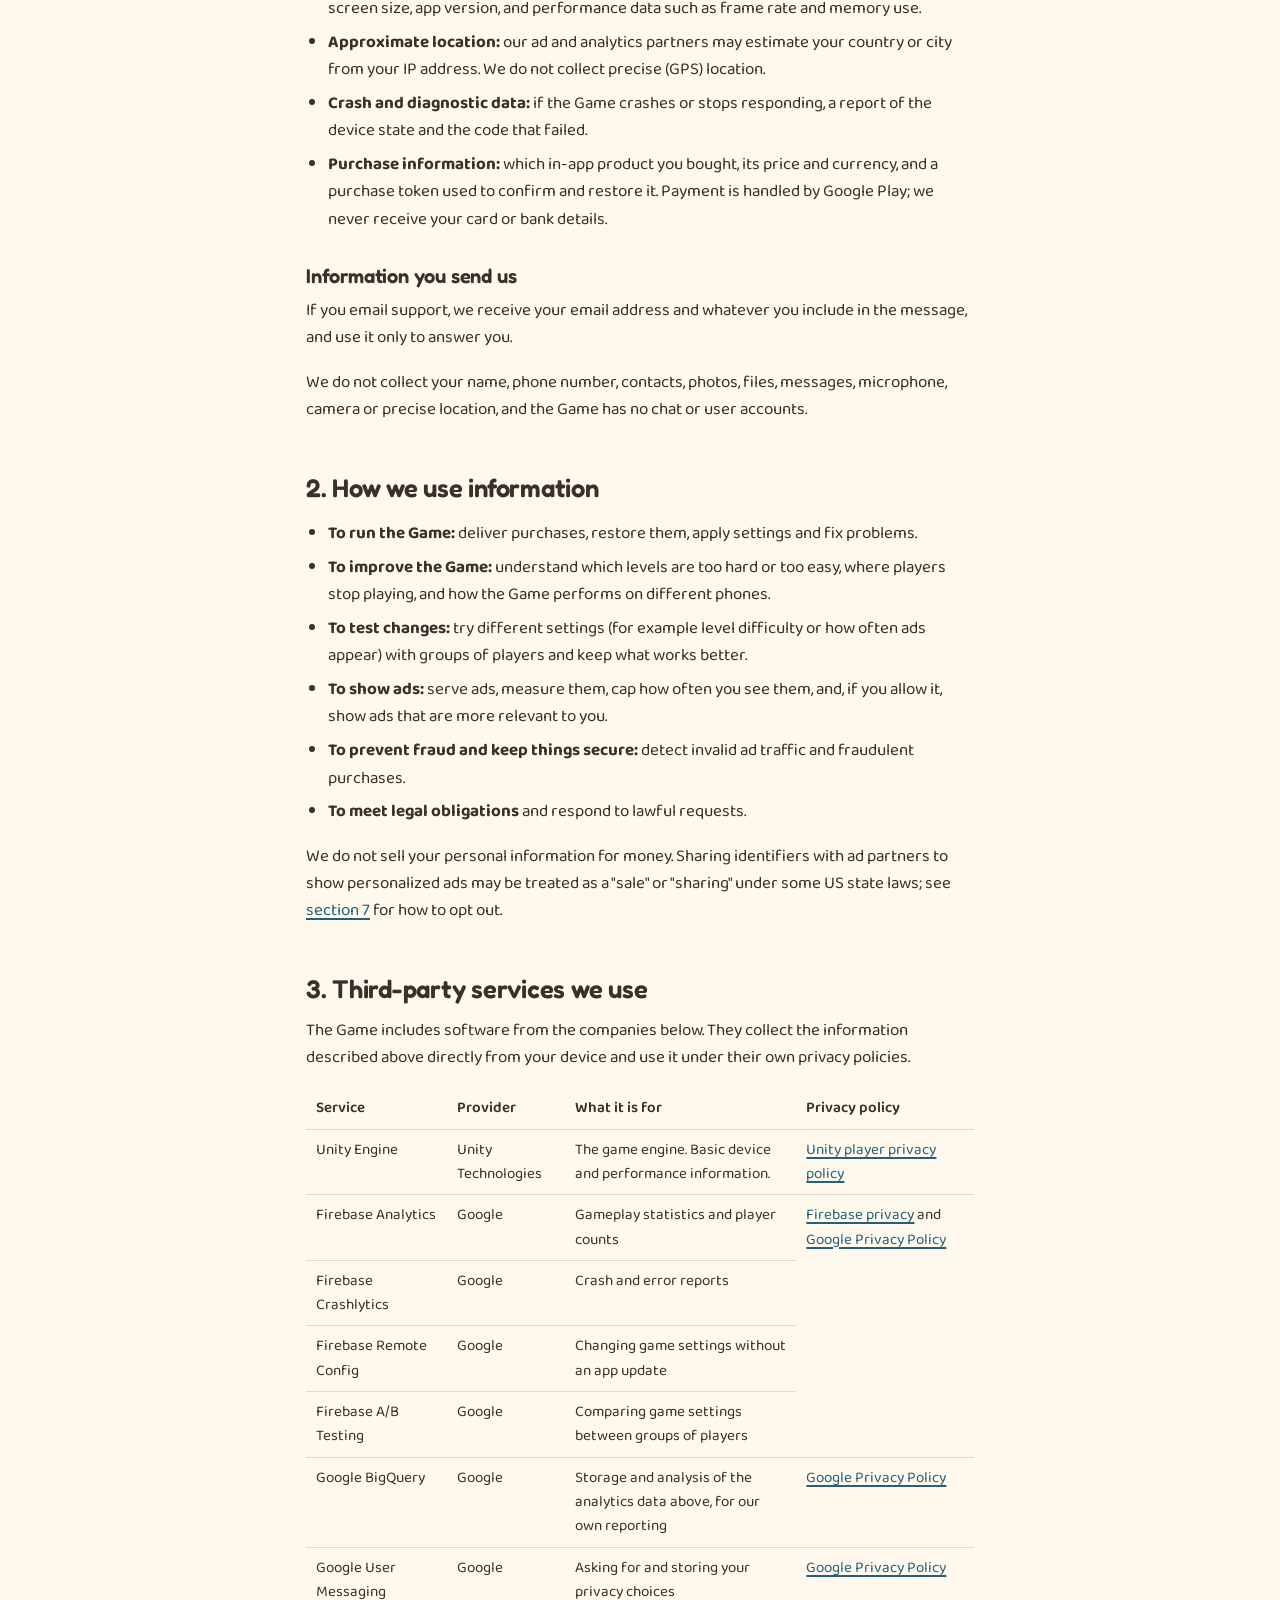
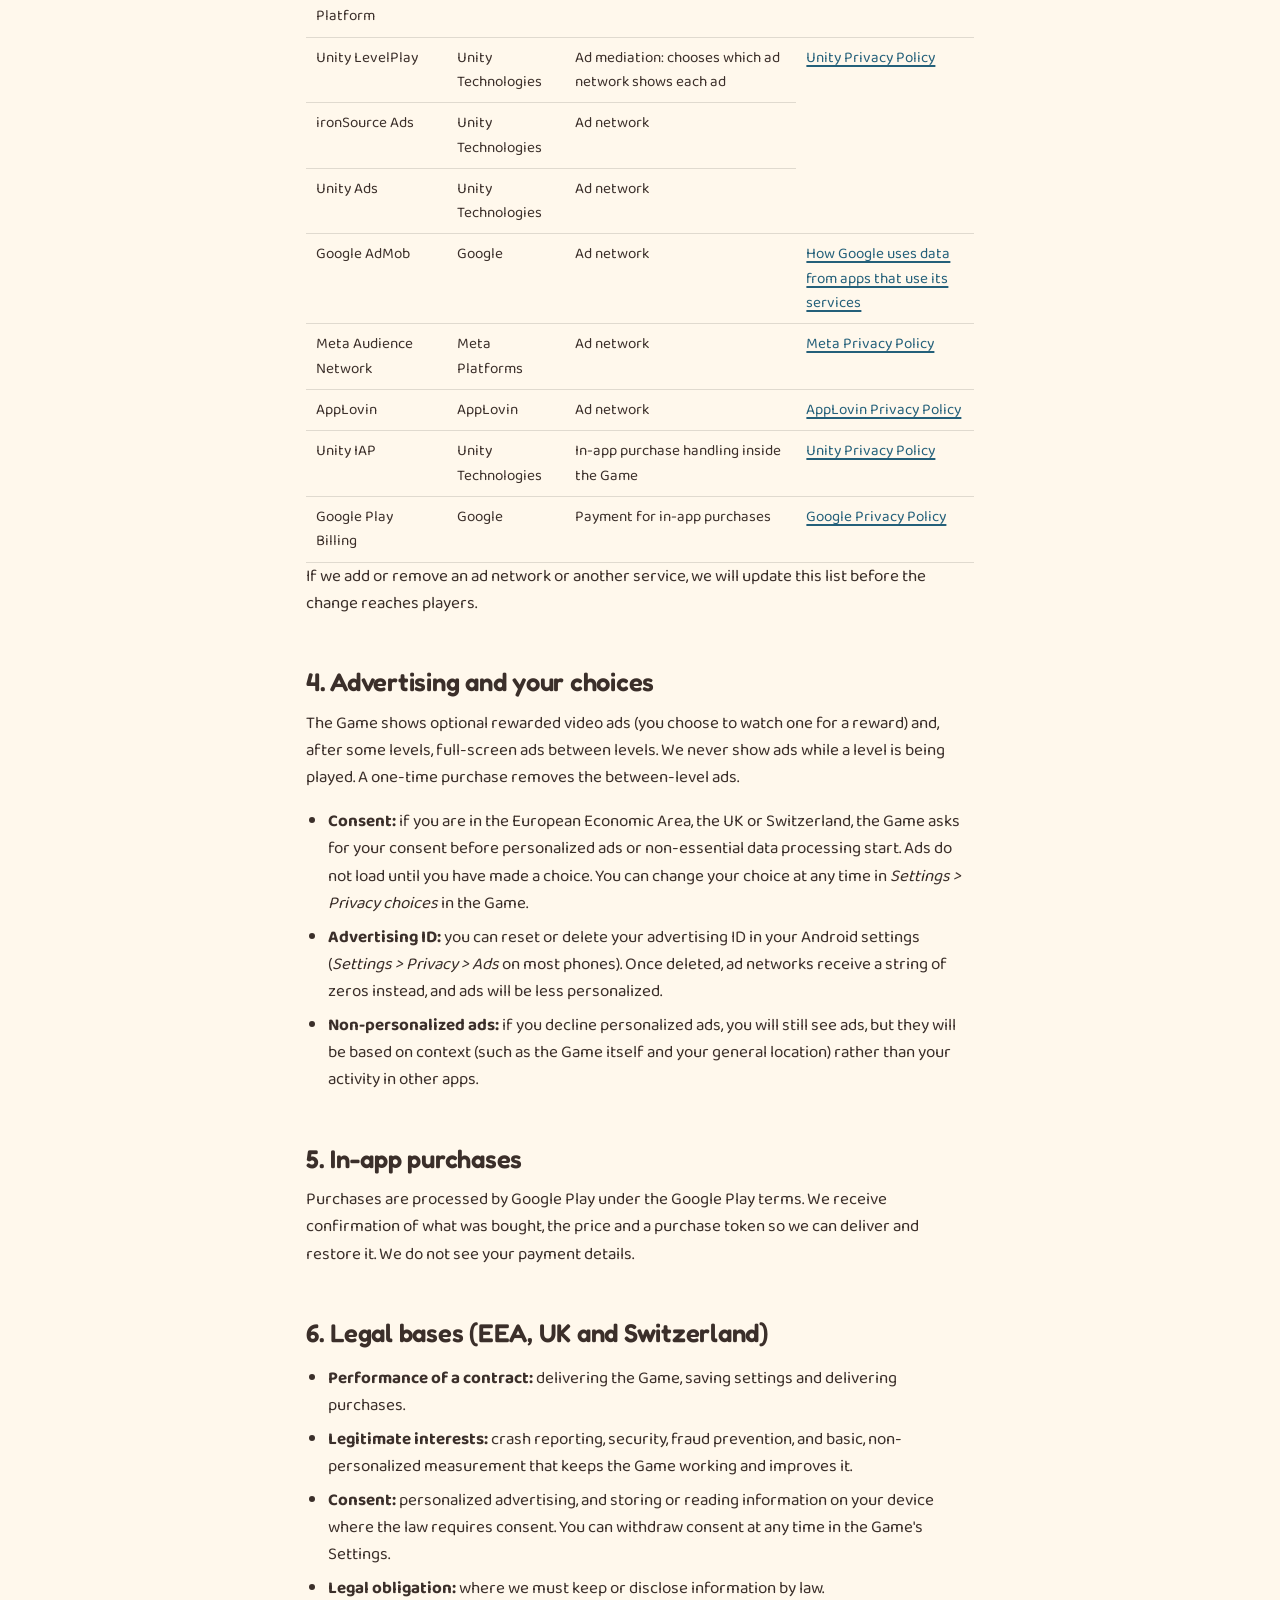
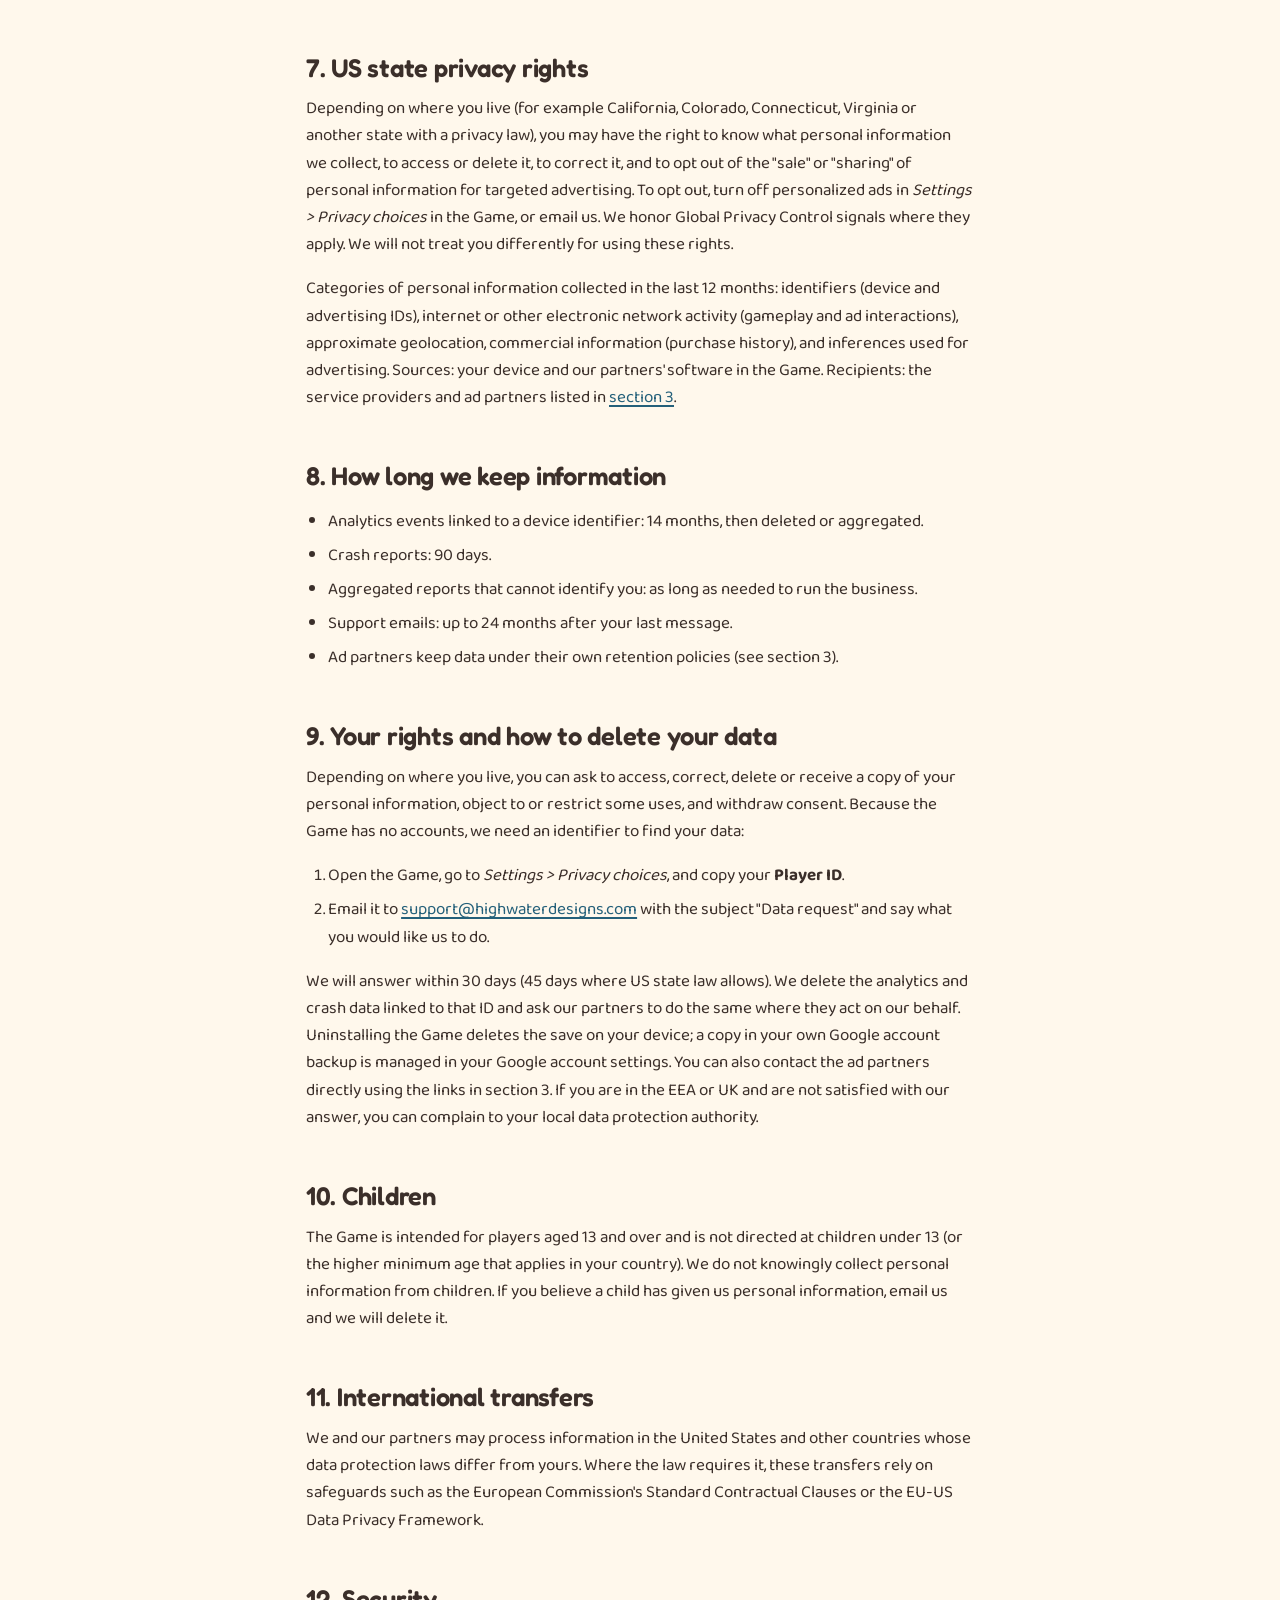
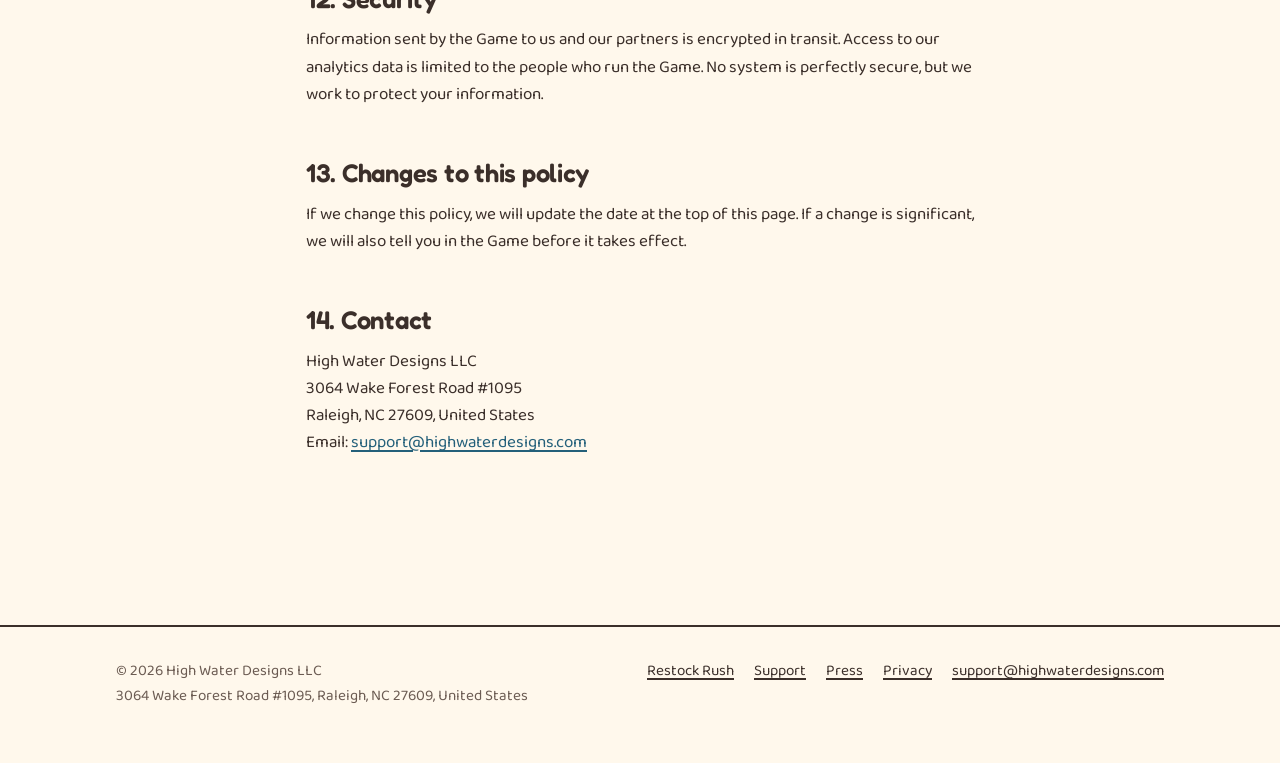
<file: restockrush/privacy/index.html>
<!doctype html>
<html lang="en">
<head>
<meta charset="utf-8">
<meta name="viewport" content="width=device-width, initial-scale=1">
<title>Restock Rush Privacy Policy</title>
<meta name="description" content="How the Restock Rush mobile game collects, uses and shares information.">
<style>
  #main { padding-top:40px; padding-bottom:56px; }
  .meta { opacity:.75; margin:0 0 24px; }
  .table-wrap { overflow-x:auto; }
  table { border-collapse:collapse; width:100%; font-size:.95rem; }
  th, td { text-align:left; vertical-align:top; padding:8px 10px; border-bottom:1px solid rgba(0,0,0,.12); }
  th { font-weight:600; }
</style>
<meta property="og:title" content="Restock Rush Privacy Policy">
<meta property="og:description" content="How the Restock Rush mobile game collects, uses and shares information.">
<link rel="icon" href="/favicon.svg" type="image/svg+xml">
<link rel="preload" href="/assets/fonts/fredoka-latin.woff2" as="font" type="font/woff2" crossorigin>
<link rel="preload" href="/assets/fonts/baloo2-latin.woff2" as="font" type="font/woff2" crossorigin>
<link rel="stylesheet" href="/assets/css/site.css">
<meta property="og:type" content="website">
<!-- OG/TWITTER IMAGES: absolute URLs on the github.io address until DNS moves; switch to https://highwaterdesigns.com then. -->
<meta property="og:image" content="https://high-water-designs-llc.github.io/assets/img/og-studio.png">
<meta property="og:image:width" content="1200">
<meta property="og:image:height" content="630">
<meta property="og:image:alt" content="High Water Designs: puzzle games that respect your time">
<meta name="twitter:card" content="summary_large_image">
<meta name="twitter:image" content="https://high-water-designs-llc.github.io/assets/img/og-studio.png">
<meta name="twitter:image:alt" content="High Water Designs: puzzle games that respect your time">
<meta name="theme-color" content="#FFF8EC">
</head>
<body>
<a class="skip" href="#main">Skip to content</a>
<header class="site-header">
  <div class="wrap">
    <a class="brand" href="/"><img src="/assets/img/mark.svg" width="26" height="40" alt=""><span>High Water Designs</span></a>
    <nav class="site-nav" aria-label="Main">
      <a href="/restockrush/">Restock Rush</a>
      <a href="/support/">Support</a>
      <a href="/press/">Press</a>
    </nav>
  </div>
</header>
<main id="main" class="wrap prose">


<h1>Restock Rush Privacy Policy</h1>
<p class="meta">Effective date: November 24, 2026 · Last updated: November 24, 2026</p>

<p>This policy explains what information the Restock Rush mobile game (the "Game") collects, why, who it is shared with, and the choices you have. The Game is published by High Water Designs LLC ("we", "us"). If you have any question about this policy, write to <a href="mailto:support@highwaterdesigns.com">support@highwaterdesigns.com</a>.</p>

<p>The short version: you do not need an account to play, we never ask for your name, email or contacts, and your game progress is stored on your device. To keep the Game free, we show ads and measure how the Game is played. Those features use identifiers from your device, and the partners listed below process that data under their own privacy policies.</p>

<nav aria-label="Contents">
<ol>
  <li><a href="#collect">Information we collect</a></li>
  <li><a href="#use">How we use information</a></li>
  <li><a href="#partners">Third-party services we use</a></li>
  <li><a href="#ads">Advertising and your choices</a></li>
  <li><a href="#purchases">In-app purchases</a></li>
  <li><a href="#legal">Legal bases (EEA, UK and Switzerland)</a></li>
  <li><a href="#us">US state privacy rights</a></li>
  <li><a href="#retention">How long we keep information</a></li>
  <li><a href="#rights">Your rights and how to delete your data</a></li>
  <li><a href="#children">Children</a></li>
  <li><a href="#transfers">International transfers</a></li>
  <li><a href="#security">Security</a></li>
  <li><a href="#changes">Changes to this policy</a></li>
  <li><a href="#contact">Contact</a></li>
</ol>
</nav>

<h2 id="collect">1. Information we collect</h2>

<h3>Stored only on your device</h3>
<p>Your game progress (levels completed, stars, coins, boosters, shop renovation) is saved on your device. If your phone's Android backup is on, Android also copies this save file to your Google account backup so it can come back when you reinstall or change phones; we do not receive it. Settings, analytics data and advertising identifiers are not included in that backup. Purchases that remove ads are restored through Google Play.</p>

<h3>Collected automatically when you play</h3>
<ul>
  <li><strong>Gameplay and app activity:</strong> events such as starting, finishing or failing a level, time spent, boosters and revives used, coins earned and spent, and interactions with ads and the in-game shop.</li>
  <li><strong>Device and app identifiers:</strong> the Android advertising ID (where you have not deleted or disabled it), the app set ID, Firebase installation and app instance IDs, and similar identifiers created by our partners' software.</li>
  <li><strong>Device and technical information:</strong> device model, operating system version, language, screen size, app version, and performance data such as frame rate and memory use.</li>
  <li><strong>Approximate location:</strong> our ad and analytics partners may estimate your country or city from your IP address. We do not collect precise (GPS) location.</li>
  <li><strong>Crash and diagnostic data:</strong> if the Game crashes or stops responding, a report of the device state and the code that failed.</li>
  <li><strong>Purchase information:</strong> which in-app product you bought, its price and currency, and a purchase token used to confirm and restore it. Payment is handled by Google Play; we never receive your card or bank details.</li>
</ul>

<h3>Information you send us</h3>
<p>If you email support, we receive your email address and whatever you include in the message, and use it only to answer you.</p>

<p>We do not collect your name, phone number, contacts, photos, files, messages, microphone, camera or precise location, and the Game has no chat or user accounts.</p>

<h2 id="use">2. How we use information</h2>
<ul>
  <li><strong>To run the Game:</strong> deliver purchases, restore them, apply settings and fix problems.</li>
  <li><strong>To improve the Game:</strong> understand which levels are too hard or too easy, where players stop playing, and how the Game performs on different phones.</li>
  <li><strong>To test changes:</strong> try different settings (for example level difficulty or how often ads appear) with groups of players and keep what works better.</li>
  <li><strong>To show ads:</strong> serve ads, measure them, cap how often you see them, and, if you allow it, show ads that are more relevant to you.</li>
  <li><strong>To prevent fraud and keep things secure:</strong> detect invalid ad traffic and fraudulent purchases.</li>
  <li><strong>To meet legal obligations</strong> and respond to lawful requests.</li>
</ul>
<p>We do not sell your personal information for money. Sharing identifiers with ad partners to show personalized ads may be treated as a "sale" or "sharing" under some US state laws; see <a href="#us">section 7</a> for how to opt out.</p>

<h2 id="partners">3. Third-party services we use</h2>
<p>The Game includes software from the companies below. They collect the information described above directly from your device and use it under their own privacy policies.</p>
<div class="table-wrap">
<table>
  <thead><tr><th>Service</th><th>Provider</th><th>What it is for</th><th>Privacy policy</th></tr></thead>
  <tbody>
    <tr><td>Unity Engine</td><td>Unity Technologies</td><td>The game engine. Basic device and performance information.</td><td><a href="https://unity.com/legal/game-player-and-app-user-privacy-policy">Unity player privacy policy</a></td></tr>
    <tr><td>Firebase Analytics</td><td>Google</td><td>Gameplay statistics and player counts</td><td rowspan="4"><a href="https://firebase.google.com/support/privacy">Firebase privacy</a> and <a href="https://policies.google.com/privacy">Google Privacy Policy</a></td></tr>
    <tr><td>Firebase Crashlytics</td><td>Google</td><td>Crash and error reports</td></tr>
    <tr><td>Firebase Remote Config</td><td>Google</td><td>Changing game settings without an app update</td></tr>
    <tr><td>Firebase A/B Testing</td><td>Google</td><td>Comparing game settings between groups of players</td></tr>
    <tr><td>Google BigQuery</td><td>Google</td><td>Storage and analysis of the analytics data above, for our own reporting</td><td><a href="https://policies.google.com/privacy">Google Privacy Policy</a></td></tr>
    <tr><td>Google User Messaging Platform</td><td>Google</td><td>Asking for and storing your privacy choices</td><td><a href="https://policies.google.com/privacy">Google Privacy Policy</a></td></tr>
    <tr><td>Unity LevelPlay</td><td>Unity Technologies</td><td>Ad mediation: chooses which ad network shows each ad</td><td rowspan="3"><a href="https://unity.com/legal/privacy-policy">Unity Privacy Policy</a></td></tr>
    <tr><td>ironSource Ads</td><td>Unity Technologies</td><td>Ad network</td></tr>
    <tr><td>Unity Ads</td><td>Unity Technologies</td><td>Ad network</td></tr>
    <tr><td>Google AdMob</td><td>Google</td><td>Ad network</td><td><a href="https://policies.google.com/technologies/partner-sites">How Google uses data from apps that use its services</a></td></tr>
    <tr><td>Meta Audience Network</td><td>Meta Platforms</td><td>Ad network</td><td><a href="https://www.facebook.com/privacy/policy/">Meta Privacy Policy</a></td></tr>
    <tr><td>AppLovin</td><td>AppLovin</td><td>Ad network</td><td><a href="https://www.applovin.com/privacy/">AppLovin Privacy Policy</a></td></tr>
    <tr><td>Unity IAP</td><td>Unity Technologies</td><td>In-app purchase handling inside the Game</td><td><a href="https://unity.com/legal/privacy-policy">Unity Privacy Policy</a></td></tr>
    <tr><td>Google Play Billing</td><td>Google</td><td>Payment for in-app purchases</td><td><a href="https://policies.google.com/privacy">Google Privacy Policy</a></td></tr>
  </tbody>
</table>
</div>
<p>If we add or remove an ad network or another service, we will update this list before the change reaches players.</p>

<h2 id="ads">4. Advertising and your choices</h2>
<p>The Game shows optional rewarded video ads (you choose to watch one for a reward) and, after some levels, full-screen ads between levels. We never show ads while a level is being played. A one-time purchase removes the between-level ads.</p>
<ul>
  <li><strong>Consent:</strong> if you are in the European Economic Area, the UK or Switzerland, the Game asks for your consent before personalized ads or non-essential data processing start. Ads do not load until you have made a choice. You can change your choice at any time in <em>Settings &gt; Privacy choices</em> in the Game.</li>
  <li><strong>Advertising ID:</strong> you can reset or delete your advertising ID in your Android settings (<em>Settings &gt; Privacy &gt; Ads</em> on most phones). Once deleted, ad networks receive a string of zeros instead, and ads will be less personalized.</li>
  <li><strong>Non-personalized ads:</strong> if you decline personalized ads, you will still see ads, but they will be based on context (such as the Game itself and your general location) rather than your activity in other apps.</li>
</ul>

<h2 id="purchases">5. In-app purchases</h2>
<p>Purchases are processed by Google Play under the Google Play terms. We receive confirmation of what was bought, the price and a purchase token so we can deliver and restore it. We do not see your payment details.</p>

<h2 id="legal">6. Legal bases (EEA, UK and Switzerland)</h2>
<ul>
  <li><strong>Performance of a contract:</strong> delivering the Game, saving settings and delivering purchases.</li>
  <li><strong>Legitimate interests:</strong> crash reporting, security, fraud prevention, and basic, non-personalized measurement that keeps the Game working and improves it.</li>
  <li><strong>Consent:</strong> personalized advertising, and storing or reading information on your device where the law requires consent. You can withdraw consent at any time in the Game's Settings.</li>
  <li><strong>Legal obligation:</strong> where we must keep or disclose information by law.</li>
</ul>

<h2 id="us">7. US state privacy rights</h2>
<p>Depending on where you live (for example California, Colorado, Connecticut, Virginia or another state with a privacy law), you may have the right to know what personal information we collect, to access or delete it, to correct it, and to opt out of the "sale" or "sharing" of personal information for targeted advertising. To opt out, turn off personalized ads in <em>Settings &gt; Privacy choices</em> in the Game, or email us. We honor Global Privacy Control signals where they apply. We will not treat you differently for using these rights.</p>
<p>Categories of personal information collected in the last 12 months: identifiers (device and advertising IDs), internet or other electronic network activity (gameplay and ad interactions), approximate geolocation, commercial information (purchase history), and inferences used for advertising. Sources: your device and our partners' software in the Game. Recipients: the service providers and ad partners listed in <a href="#partners">section 3</a>.</p>

<h2 id="retention">8. How long we keep information</h2>
<ul>
  <li>Analytics events linked to a device identifier: 14 months, then deleted or aggregated.</li>
  <li>Crash reports: 90 days.</li>
  <li>Aggregated reports that cannot identify you: as long as needed to run the business.</li>
  <li>Support emails: up to 24 months after your last message.</li>
  <li>Ad partners keep data under their own retention policies (see section 3).</li>
</ul>

<h2 id="rights">9. Your rights and how to delete your data</h2>
<p>Depending on where you live, you can ask to access, correct, delete or receive a copy of your personal information, object to or restrict some uses, and withdraw consent. Because the Game has no accounts, we need an identifier to find your data:</p>
<ol>
  <li>Open the Game, go to <em>Settings &gt; Privacy choices</em>, and copy your <strong>Player ID</strong>.</li>
  <li>Email it to <a href="mailto:support@highwaterdesigns.com">support@highwaterdesigns.com</a> with the subject "Data request" and say what you would like us to do.</li>
</ol>
<p>We will answer within 30 days (45 days where US state law allows). We delete the analytics and crash data linked to that ID and ask our partners to do the same where they act on our behalf. Uninstalling the Game deletes the save on your device; a copy in your own Google account backup is managed in your Google account settings. You can also contact the ad partners directly using the links in section 3. If you are in the EEA or UK and are not satisfied with our answer, you can complain to your local data protection authority.</p>

<h2 id="children">10. Children</h2>
<p>The Game is intended for players aged 13 and over and is not directed at children under 13 (or the higher minimum age that applies in your country). We do not knowingly collect personal information from children. If you believe a child has given us personal information, email us and we will delete it.</p>

<h2 id="transfers">11. International transfers</h2>
<p>We and our partners may process information in the United States and other countries whose data protection laws differ from yours. Where the law requires it, these transfers rely on safeguards such as the European Commission's Standard Contractual Clauses or the EU-US Data Privacy Framework.</p>

<h2 id="security">12. Security</h2>
<p>Information sent by the Game to us and our partners is encrypted in transit. Access to our analytics data is limited to the people who run the Game. No system is perfectly secure, but we work to protect your information.</p>

<h2 id="changes">13. Changes to this policy</h2>
<p>If we change this policy, we will update the date at the top of this page. If a change is significant, we will also tell you in the Game before it takes effect.</p>

<h2 id="contact">14. Contact</h2>
<p>High Water Designs LLC<br>
3064 Wake Forest Road #1095<br>
Raleigh, NC 27609, United States<br>
Email: <a href="mailto:support@highwaterdesigns.com">support@highwaterdesigns.com</a></p>
</main>
<footer class="site-footer">
  <div class="wrap">
    <p>&copy; 2026 High Water Designs LLC<br>3064 Wake Forest Road #1095, Raleigh, NC 27609, United States</p>
    <nav aria-label="Footer">
      <a href="/restockrush/">Restock Rush</a>
      <a href="/support/">Support</a>
      <a href="/press/">Press</a>
      <a href="/restockrush/privacy/">Privacy</a>
      <a href="mailto:support@highwaterdesigns.com">support@highwaterdesigns.com</a>
    </nav>
  </div>
</footer>
</body>
</html>
</file>
<file: assets/css/site.css>
/* High Water Designs: one stylesheet for the whole site.
   Colours come from the Restock Rush art bible (section 4, UI palette and store palettes).
   No pure black, no pure white, no gradients. Fonts are self-hosted OFL faces. */

@font-face {
  font-family: "Fredoka";
  src: url("/assets/fonts/fredoka-latin.woff2") format("woff2");
  font-weight: 300 700;
  font-stretch: 75% 125%;
  font-display: swap;
}
@font-face {
  font-family: "Baloo 2";
  src: url("/assets/fonts/baloo2-latin.woff2") format("woff2");
  font-weight: 400 800;
  font-display: swap;
}

:root {
  /* UI palette */
  --ink: #3B2F2A;
  --ink-soft: #6B5B52;
  --paper: #FFF8EC;
  --paper-deep: #F1E6D2;      /* cream paint */
  --line: #E2D3BC;
  --green: #3FA66B;           /* primary button */
  --green-dark: #2E7F51;
  --gold: #F4B43A;
  --star: #FFD34D;
  --heart: #E5484D;
  /* Corner Shop */
  --sage: #A9BFA0;
  --oak: #B98A5E;
  --oak-dark: #8E6642;
  --tomato: #D9503F;
  /* Toy Store */
  --sky: #9CC3E0;
  --sun: #F2B632;
  /* Studio */
  --harbor: #24607A;
  --harbor-dark: #1B4A5E;

  --radius: 14px;
  --gutter: 16px;
  --wrap: 1080px;
  --display: "Fredoka", "Baloo 2", ui-rounded, system-ui, sans-serif;
  --body: "Baloo 2", "Fredoka", ui-rounded, system-ui, sans-serif;
}

*, *::before, *::after { box-sizing: border-box; }
html { -webkit-text-size-adjust: 100%; }
body {
  margin: 0;
  background: var(--paper);
  color: var(--ink);
  font: 400 1.0625rem/1.6 var(--body);
  overflow-x: hidden;
}
img, svg, video { max-width: 100%; display: block; }
a { color: var(--harbor); text-underline-offset: 3px; text-decoration-thickness: 2px; }
a:hover { color: var(--harbor-dark); }
:focus-visible { outline: 3px solid var(--gold); outline-offset: 3px; border-radius: 4px; }

h1, h2, h3 { font-family: var(--display); font-weight: 600; line-height: 1.12; margin: 0 0 .5em; letter-spacing: -.01em; }
h1 { font-size: clamp(2.3rem, 6vw, 3.6rem); }
h2 { font-size: clamp(1.6rem, 3.6vw, 2.2rem); }
h3 { font-size: 1.25rem; }
p { margin: 0 0 1em; }
.lede { font-size: 1.25rem; line-height: 1.5; color: var(--ink-soft); max-width: 34ch; }

.wrap { max-width: var(--wrap); margin: 0 auto; padding: 0 var(--gutter); }
.skip { position: absolute; left: -999px; }
.skip:focus { left: var(--gutter); top: 8px; background: var(--paper); padding: 6px 10px; z-index: 10; }

/* Small-caps label used above headings */
.label {
  display: inline-block;
  font: 600 .8rem/1 var(--display);
  letter-spacing: .12em;
  text-transform: uppercase;
  color: var(--ink-soft);
  margin-bottom: .9rem;
}

/* ---------- Header ---------- */
.site-header { border-bottom: 2px solid var(--ink); background: var(--paper); }
.site-header .wrap { display: flex; align-items: center; justify-content: space-between; gap: 16px; min-height: 68px; flex-wrap: wrap; }
.brand { display: flex; align-items: center; gap: 10px; text-decoration: none; color: var(--ink); }
.brand img { width: 26px; height: 40px; flex: none; }
.brand span { font: 600 1.2rem/1 var(--display); letter-spacing: -.01em; }
.site-nav { display: flex; gap: 4px 20px; flex-wrap: wrap; }
.site-nav a { color: var(--ink); text-decoration: none; font: 500 1rem/1 var(--display); padding: 8px 0; border-bottom: 3px solid transparent; }
.site-nav a:hover, .site-nav a[aria-current="page"] { border-bottom-color: var(--gold); }

/* ---------- Footer ---------- */
.site-footer { margin-top: 96px; border-top: 2px solid var(--ink); padding: 32px 0 40px; font-size: .95rem; color: var(--ink-soft); }
.site-footer .wrap { display: flex; flex-wrap: wrap; gap: 12px 32px; justify-content: space-between; align-items: baseline; }
.site-footer nav { display: flex; flex-wrap: wrap; gap: 6px 20px; }
.site-footer a { color: var(--ink); }

/* ---------- Buttons ---------- */
.btn {
  display: inline-flex; align-items: center; gap: 10px;
  font: 600 1.05rem/1 var(--display);
  padding: 14px 22px 13px;
  border-radius: 999px;
  border: 2px solid var(--ink);
  background: var(--green);
  color: var(--paper);
  text-decoration: none;
  box-shadow: 0 4px 0 var(--ink);
  transition: transform .08s ease, box-shadow .08s ease;
}
.btn:hover { color: var(--paper); transform: translateY(1px); box-shadow: 0 3px 0 var(--ink); }
.btn:active { transform: translateY(4px); box-shadow: 0 0 0 var(--ink); }
.btn.ghost { background: var(--paper); color: var(--ink); }
.btn.ghost:hover { color: var(--ink); }
.btn[aria-disabled="true"] { background: var(--paper-deep); color: var(--ink-soft); box-shadow: none; border-style: dashed; cursor: default; transform: none; }
.btn-row { display: flex; flex-wrap: wrap; gap: 14px; align-items: center; }

/* ---------- Studio home ---------- */
.studio-hero { padding: 72px 0 56px; }
.studio-hero .wrap { display: grid; grid-template-columns: 1.25fr .75fr; gap: 48px; align-items: end; }
.studio-hero h1 { max-width: 14ch; }
.gauge { justify-self: end; width: min(180px, 100%); }
.gauge svg { width: 100%; height: auto; }

.rule { height: 18px; margin: 0; border: 0; background:
  repeating-linear-gradient(90deg, var(--ink) 0 2px, transparent 2px 24px) bottom / 100% 10px no-repeat,
  repeating-linear-gradient(90deg, var(--ink) 0 2px, transparent 2px 120px) bottom / 100% 18px no-repeat;
  border-bottom: 2px solid var(--ink); }

.section { padding: 72px 0 0; }

.game-card {
  display: grid; grid-template-columns: 1fr 1fr; gap: 0;
  border: 2px solid var(--ink); border-radius: var(--radius); overflow: hidden;
  background: var(--paper-deep);
  text-decoration: none; color: var(--ink);
}
.game-card .art { background: var(--sage); min-height: 300px; display: grid; place-items: center; padding: 24px; border-right: 2px solid var(--ink); }
.game-card .body { padding: 32px; display: flex; flex-direction: column; justify-content: center; }
.game-card h3 { font-size: 2rem; margin-bottom: .3em; }
.game-card p { color: var(--ink-soft); }
.game-card .more { font: 600 1.05rem/1 var(--display); color: var(--ink); margin-top: 8px; }
.game-card:hover .more { text-decoration: underline; text-decoration-thickness: 2px; text-underline-offset: 4px; }

.status {
  display: inline-block; align-self: flex-start;
  font: 600 .8rem/1 var(--display); letter-spacing: .06em; text-transform: uppercase;
  padding: 6px 10px 5px; border-radius: 6px;
  background: var(--star); color: var(--ink); border: 2px solid var(--ink);
  margin-bottom: 14px; transform: rotate(-1.5deg);
}

.principles { display: grid; grid-template-columns: repeat(3, 1fr); gap: 32px; margin-top: 8px; }
.principles h3 { display: flex; gap: 10px; align-items: baseline; }
.principles h3 b { font: 600 .95rem/1 var(--display); color: var(--harbor); }
.principles p { color: var(--ink-soft); }

.contact-strip { margin-top: 72px; background: var(--harbor); color: var(--paper); border-radius: var(--radius); padding: 40px 32px; display: flex; flex-wrap: wrap; gap: 20px; justify-content: space-between; align-items: center; }
.contact-strip h2 { margin: 0; color: var(--paper); }
.contact-strip a { color: var(--paper); font: 600 1.2rem/1.2 var(--display); word-break: break-all; }

/* ---------- Restock Rush ---------- */
.rr { --accent: var(--tomato); }
.rr-hero { background: var(--sage); border-bottom: 2px solid var(--ink); padding: 56px 0 0; overflow: hidden; }
.rr-hero .wrap { display: grid; grid-template-columns: 1.1fr .9fr; gap: 40px; align-items: end; }
.rr-hero .copy { padding-bottom: 64px; }
.rr-title { font-family: "Baloo 2", var(--display); font-weight: 800; font-size: clamp(3rem, 9vw, 5.4rem); line-height: .9; letter-spacing: -.02em; margin: 0 0 .25em; }
.rr-title span { display: block; color: var(--tomato); }
.rr-hero .lede { color: var(--ink); }
.store-note { font-size: .95rem; color: var(--ink); margin-top: 14px; }

/* Phone frame: holds a screenshot, the trailer, or a placeholder until WP-20a capture lands */
.phone {
  position: relative; aspect-ratio: 9 / 19.5; width: 100%;
  border: 2px solid var(--ink); border-radius: 30px; padding: 10px;
  background: var(--ink); box-shadow: 8px 8px 0 rgba(59,47,42,.18);
}
.phone > .screen { width: 100%; height: 100%; border-radius: 21px; overflow: hidden; background: var(--paper-deep); position: relative; }
.phone > .screen img, .phone > .screen video { width: 100%; height: 100%; object-fit: cover; }
.rr-hero .phone { max-width: 300px; justify-self: center; margin-bottom: -60px; transform: rotate(2deg); }

/* Placeholder screen: shows the shelf diagram until real captures exist */
.slot { display: grid; place-items: center; text-align: center; padding: 18px; }
.slot .slot-caption { font: 600 1rem/1.25 var(--display); color: var(--ink); max-width: 14ch; }
.slot .slot-tag { position: absolute; left: 50%; bottom: 14px; transform: translateX(-50%); font: 500 .72rem/1 var(--display); letter-spacing: .08em; text-transform: uppercase; color: var(--ink-soft); white-space: nowrap; }

.steps { display: grid; grid-template-columns: repeat(3, 1fr); gap: 24px; counter-reset: step; }
.step { border: 2px solid var(--ink); border-radius: var(--radius); background: var(--paper-deep); padding: 22px 22px 18px; }
.step svg { height: 74px; width: auto; margin-bottom: 14px; }
.step h3 { font-size: 1.2rem; }
.step h3::before { counter-increment: step; content: counter(step) ". "; color: var(--tomato); }
.step p { color: var(--ink-soft); margin: 0; }

.fair { display: grid; grid-template-columns: .8fr 1.2fr; gap: 40px; align-items: start; }
.fair ul { list-style: none; padding: 0; margin: 0; border-top: 2px solid var(--ink); }
.fair li { padding: 14px 0 13px 36px; border-bottom: 1px solid var(--line); position: relative; font-size: 1.1rem; }
.fair li::before { content: ""; position: absolute; left: 4px; top: 19px; width: 16px; height: 9px; border-left: 3px solid var(--green); border-bottom: 3px solid var(--green); transform: rotate(-45deg); }

.shots { display: grid; grid-auto-flow: column; grid-auto-columns: minmax(170px, 210px); gap: 20px; overflow-x: auto; padding: 4px 4px 18px; scroll-snap-type: x mandatory; }
.shots figure { margin: 0; scroll-snap-align: start; }
.shots .phone { border-radius: 24px; padding: 7px; box-shadow: 5px 5px 0 rgba(59,47,42,.15); }
.shots .phone > .screen { border-radius: 18px; }
.shots figcaption { margin-top: 10px; font: 500 .95rem/1.3 var(--display); }

.links-row { display: grid; grid-template-columns: repeat(3, 1fr); gap: 16px; }
.links-row a { display: block; border: 2px solid var(--ink); border-radius: var(--radius); padding: 20px; text-decoration: none; color: var(--ink); background: var(--paper); }
.links-row a:hover { background: var(--paper-deep); }
.links-row strong { display: block; font: 600 1.2rem/1.2 var(--display); margin-bottom: 4px; }
.links-row span { color: var(--ink-soft); font-size: .98rem; }

/* ---------- Text pages (support, press, notices) ---------- */
.page-head { padding: 56px 0 32px; border-bottom: 2px solid var(--ink); }
.page-head .lede { max-width: 48ch; }
.prose { max-width: 70ch; }
.prose h2 { margin-top: 2em; font-size: 1.6rem; }
.prose h3 { margin-top: 1.6em; }
.prose ul, .prose ol { padding-left: 1.3em; }
.prose li { margin-bottom: .4em; }

.mail-card { border: 2px solid var(--ink); border-radius: var(--radius); background: var(--paper-deep); padding: 24px; margin: 32px 0; }
.mail-card a { font: 600 1.35rem/1.2 var(--display); word-break: break-all; }

details { border-bottom: 1px solid var(--line); padding: 4px 0; }
details:first-of-type { border-top: 2px solid var(--ink); }
summary { cursor: pointer; font: 600 1.15rem/1.3 var(--display); padding: 14px 32px 14px 0; list-style: none; position: relative; }
summary::-webkit-details-marker { display: none; }
summary::after { content: "+"; position: absolute; right: 4px; top: 10px; font-size: 1.5rem; color: var(--harbor); }
details[open] summary::after { content: "\2013"; }
details > div { padding: 0 0 16px; color: var(--ink); }

.facts { width: 100%; border-collapse: collapse; margin: 8px 0 24px; }
.facts th, .facts td { text-align: left; vertical-align: top; padding: 11px 12px 10px 0; border-bottom: 1px solid var(--line); }
.facts th { width: 34%; font: 600 1rem/1.4 var(--display); }
.facts tr:first-child th, .facts tr:first-child td { border-top: 2px solid var(--ink); }

.press-grid { display: grid; grid-template-columns: 1.2fr .8fr; gap: 48px; }
.asset-slot { border: 2px dashed var(--oak); border-radius: var(--radius); padding: 18px 20px; margin-bottom: 14px; background: var(--paper); }
.asset-slot strong { font-family: var(--display); font-weight: 600; display: block; }
.asset-slot span { color: var(--ink-soft); font-size: .95rem; }

.notice { padding: 96px 0 24px; }

/* ---------- Responsive ---------- */
@media (max-width: 860px) {
  .studio-hero .wrap, .rr-hero .wrap, .fair, .press-grid { grid-template-columns: 1fr; }
  .gauge { display: none; }
  .game-card { grid-template-columns: 1fr; }
  .game-card .art { border-right: 0; border-bottom: 2px solid var(--ink); min-height: 220px; }
  .principles, .steps, .links-row { grid-template-columns: 1fr; }
  .rr-hero .copy { padding-bottom: 0; }
  .rr-hero .phone { max-width: 230px; margin: 8px auto -48px; }
  .section { padding-top: 56px; }
}
@media (max-width: 420px) {
  .site-header .wrap { padding-top: 10px; padding-bottom: 6px; }
  .site-nav { gap: 2px 16px; }
  .game-card .body, .contact-strip { padding: 24px 20px; }
}
@media (prefers-reduced-motion: reduce) {
  * { transition: none !important; }
}

/* Inline illustrations fill the phone screen edge to edge */
.phone > .screen > svg { width: 100%; height: 100%; }
.slot .slot-token { width: 44%; max-width: 64px; opacity: .9; }
</file>
